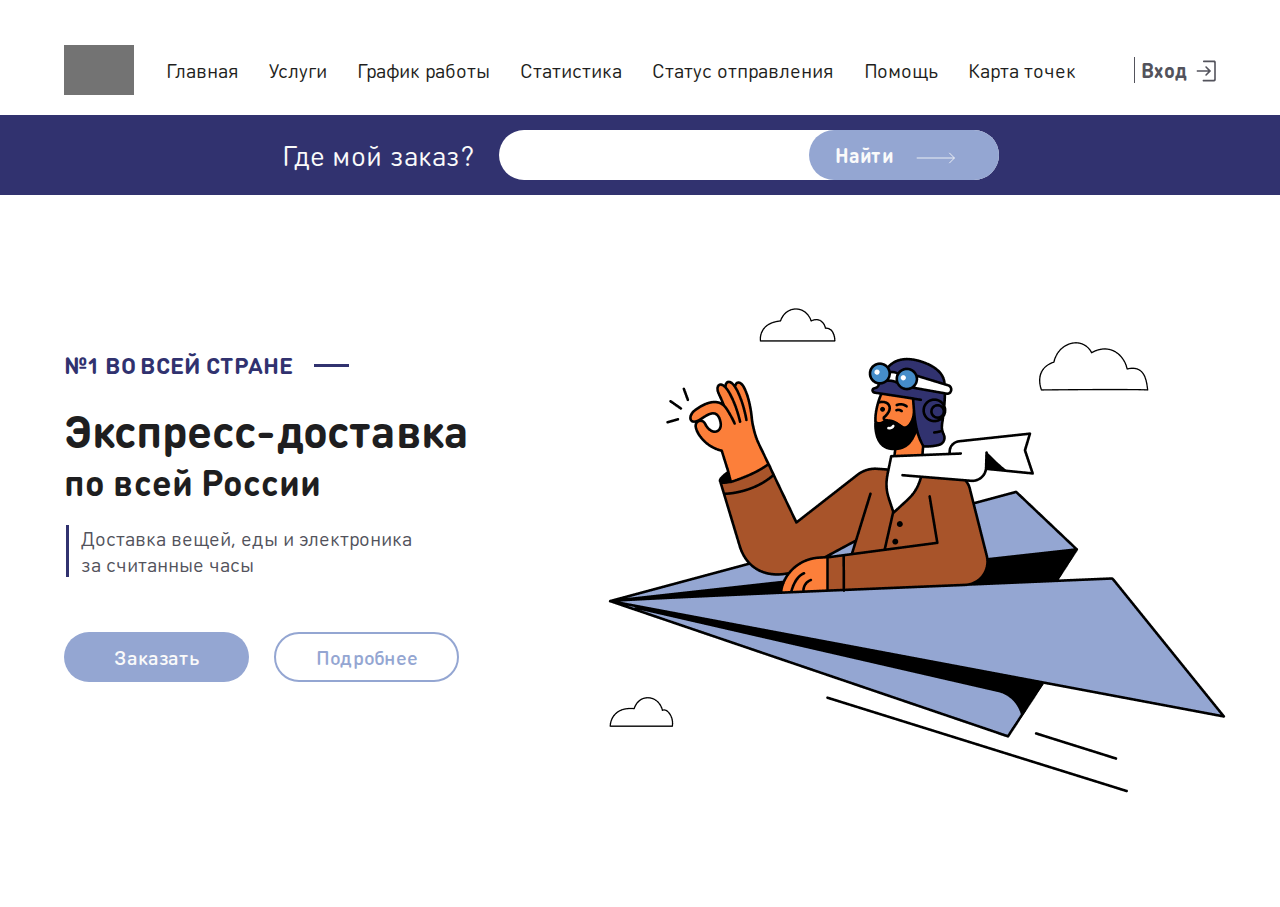
<file: index.html>
<!DOCTYPE html>
<html lang="en">
<head>
    <meta charset="UTF-8">
    <meta http-equiv="X-UA-Compatible" content="IE=edge">
    <meta name="viewport" content="width=device-width, initial-scale=1.0">
    <link rel="stylesheet" href="styles/style.css">
    <link rel="stylesheet" href="styles/DINRoundPro/DINRoundPro.css">
    <title>Document</title>
</head>
<body>
    <header class="header">
        <div class="container header__container">
            <a class="header__logotype" href="./index.html"></a>

            <nav class="nav">
                <ul class="header__list">
                    <li class="header__item"><a href="./index.html" class="header__link">Главная</a></li>
                    <li class="header__item"><a href="./send.html" class="header__link">Услуги</a></li>
                    <li class="header__item"><a href="./graph.html" class="header__link">График работы</a></li>
                    <li class="header__item"><a href="./stats.html" class="header__link">Статистика</a></li>
                    <li class="header__item"><a href="./tracking.html" class="header__link">Статус отправления</a></li>
                    <li class="header__item"><a href="./questions.html" class="header__link">Помощь</a></li>
                    <li class="header__item"><a href="./error.html" class="header__link">Карта точек</a></li>
                </ul>
            </nav>

            <button class="header__button" onclick="toggleAuthorizationMenu()">Вход</button>
            <div class="burger-header-container">
                <button class="header__burger-menu" onclick="toggleBurgerMenu()">
                    <span class="header__burger-line header__burger-top-line"></span>
                    <span class="header__burger-line header__burger-middle-line"></span>
                    <span class="header__burger-line header__burger-bottom-line"></span>
                </button>
                <header class="burger-header">
                    <nav class="burger-nav">
                        <ul class="burger-nav__list">
                            <li class="burger-nav__item"><a href="./index.html" class="header__link">Главная</a></li>
                            <li class="burger-nav__item"><a href="./send.html" class="header__link">Услуги</a></li>
                            <li class="burger-nav__item"><a href="./graph.html" class="header__link">График работы</a></li>
                            <li class="burger-nav__item"><a href="./stats.html" class="header__link">Статистика</a></li>
                            <li class="burger-nav__item"><a href="./tracking.html" class="header__link">Статус отправления</a></li>
                            <li class="burger-nav__item"><a href="./questions.html" class="header__link">Помощь</a></li>
                            <li class="burger-nav__item burger-last-nav__item"><a href="./error.html" class="header__link">Карта точек</a></li>
                        </ul>
                    </nav>

                    <button class="burger__button" onclick="toggleAuthorizationMenu()">Вход</button>
                </header>
                <div class="burger__background" onclick="toggleBurgerMenu()"></div>
            </div>
        </div>
    </header>
    <header class="under-header">
        <div class="under-header__container">
            <h3 class="under-header__title">Где мой заказ?</h3>

            <form action="post" class="under-header__form">
                <input type="text" class="under-header__input">
                <button type="submit" class="under-header__button">
                    <p class="under-header__button-text">
                        Найти
                    </p>
                    <img class="under-header__button-arrow" src="./images/under-header-button-icon.svg" alt="">
                </button>
            </form>
        </div>
    </header>

    <section  class="authorization">
        <div class="authorization__background"></div>
        <div class="authorization__wrapper">
            <div class="authorization__container">
                <button type="button" class="authorization__close-button" onclick="toggleAuthorizationMenu()">
                    <img class="authorization__close-icon" src="./images/close-icon.svg" alt="">
                </button>
                <form action="post" class="authorization__form authorization__log-in-form">
                    <div class="authorization__meanig authorization__log-in-meanig">
                        <div class="authorization__icon authorization__log-in__icon"></div>
                        <h1 class="authorization__title">Вход в аккаунт</h1>
                    </div>
                    <h3 class="authorization__input-title">Электронная почта</h3>
                    <input type="text" class="authorization__input authorization__input-login">
                    <p class="authorization__input-description">Мы отправим код для подтверждения</p>
                    <h3 class="authorization__input-title authorization__input-title-password">Пароль</h3>
                    <input type="password" class="authorization__input authorization__input-login">
                    <button class="authorization__button" type="submit">Войти в личный кабинет</button>
                    <p class="authorization__redirectText">
                        <button onclick="swichAuthorizationType()" type="button" class="authorization__redirectLink">Зарегистрируйтесь</button>, если еще не сделали этого.
                    </p>
                </form>
                <form action="post" class="authorization__form authorization__sign-up-form">
                    <div class="authorization__meanig authorization__sign-up-meanig">
                        <div class="authorization__icon authorization__sign-up__icon"></div>
                        <h1 class="authorization__title">Регистрация</h1>
                    </div>
                    <div class="authorization__phone sign-in__phone">
                        <div class="authorization__phone-code">
                            <h3 class="authorization__input-title">Код страны</h3>
                            <input type="text" class="authorization__input authorization__phone-code-input">
                        </div>
                        <div class="authorization__phone-number">
                            <h3 class="authorization__input-title">Телефон</h3>
                            <input type="text" class="authorization__input authorization__phone-number-input">
                            <p class="authorization__input-description">например, 916 123 56 777</p>
                        </div>
                    </div>
                    <h3 class="authorization__input-title sign-in-mail">Электронная почта</h3>
                    <input type="text" class="authorization__input">
                    <p class="authorization__input-description">Мы отправим код для подтверждения</p>
                    <h3 class="authorization__input-title sign-in__password">Пароль</h3>
                    <input type="password" class="authorization__input">
                    <div class="authorization__agreement">
                        <button type="button" class="authorization__agreement-button"></button>
                        <p class="authorization__agreement-text">
                            Я принимаю условия <a class="authorization__agreement-link" href="#">Пользовательского соглашения и Политики в отношении обработки персональных данных</a>
                        </p>
                    </div>
                    <button class="authorization__button" type="submit">Зарегистрироваться</button>
                    <p class="authorization__redirectText">
                        <button onclick="swichAuthorizationType()" type="button" class="authorization__redirectLink">Войдите</button>, если уже зарегистррованы.
                    </p>
                </form>
            </div>
        </div>
    </section>

    <main>
        <section class="home">
            <div class="container home__container">
                <h3 class="home__advantage">№1 во всей стране</h3>
                <h1 class="home__title">Экспресс-доставка</h1>
                <h2 class="home__subtitle">по всей России</h2>
                <p class="home__description">Доставка вещей, еды и электроника за считанные часы</p>
                <button class="home__button home__buy-button">Заказать</button>
                <button onclick="toggleHomeMoreInfo()" class="home__button home__more-button">Подробнее</button>

                <div class="home__more">
                    <div class="home__more-background"></div>
                    <div class="home__more-container-content">
                        <div class="home__more-content">
                            <button onclick="toggleHomeMoreInfo()" class="home__more-close-button" onclick="">
                                <img class="home__more-close-icon" src="./images/close-icon.svg" alt="">
                            </button>

                            <h1 class="home__more-title">О нас</h1>
                            <p class="home__more-text">
                                Мы такая то такая то почта у нас ест то-то то-то и этого нет ни у кого больше вообще да. Мы такая то такая то почта у нас ест то-то то-то и этого нет ни у кого больше вообще да. Мы такая то такая то почта у нас ест то-то то-то и этого нет ни у кого больше вообще да. Мы такая то такая то почта у нас ест то-то то-то и этого нет ни у кого больше вообще да. Мы такая то такая то почта у нас ест то-то то-то и этого нет ни у кого больше вообще да. Мы такая то такая то почта у нас ест то-то то-то и этого нет ни у кого больше вообще да. Мы такая то такая то почта у нас ест то-то то-то и этого нет ни у кого больше вообще да. Мы такая то такая то почта у нас ест то-то то-то и этого нет ни у кого больше вообще да. Мы такая то такая то почта у нас ест то-то то-то и этого нет ни у кого больше вообще да. Мы такая то такая то почта у нас ест то-то то-то и этого нет ни у кого больше вообще да. Мы такая то такая то почта у нас ест то-то то-то и этого нет ни у кого больше вообще да. Мы такая то такая то почта у нас ест то-то то-то и этого нет ни у кого больше вообще да. Мы такая то такая то почта у нас ест то-то то-то и этого нет ни у кого больше вообще да. Мы такая то такая то почта у нас ест то-то то-то и этого нет ни у кого больше вообще да. Мы такая то такая то почта у нас ест то-то то-то и этого нет ни у кого больше вообще да. Мы такая то такая то почта у нас ест то-то то-то и этого нет ни у кого больше вообще да. Мы такая то такая то почта у нас ест то-то то-то и этого нет ни у кого больше вообще да. Мы такая то такая то почта у нас ест то-то то-то и этого нет ни у кого больше вообще да. Мы такая то такая то почта у нас ест то-то то-то и этого нет ни у кого больше вообще да. Мы такая то такая то почта у нас ест то-то то-то и этого нет ни у кого больше вообще да. Мы такая то такая то почта у нас ест то-то то-то и этого нет ни у кого больше вообще да. Мы такая то такая то почта у нас ест то-то то-то и этого нет ни у кого больше вообще да. Мы такая то такая то почта у нас ест то-то то-то и этого нет ни у кого больше вообще да. Мы такая то такая то почта у нас ест то-то то-то и этого нет ни у кого больше вообще да. Мы такая то такая то почта у нас ест то-то то-то и этого нет ни у кого больше вообще да. 
                            </p>
                        </div>
                    </div>
                </div>

                <section class="general">
                    <h1 class="general__title">Общая информация об услугах в отделении</h1>
                    <h2 class="general__designaton">Во всех отделениях почты можно:</h2>
                    <ul class="general__list">
                        <li class="general__item">отправлять и получать письма, посылки, открытки;</li>
                        <li class="general__item">оформлять денежные переводы;</li>
                        <li class="general__item">покупать упаковочные материалы;</li>
                        <li class="general__item">пользоваться услугами упаковщика;</li>
                        <li class="general__item">оформлять подписку на газеты и журналы;</li>
                        <li class="general__item">получать пенсии и пособия;</li>
                        <li class="general__item">оплачивать услуги и штрафы;</li>
                        <li class="general__item">выплачивать кредиты;</li>
                        <li class="general__item">отправлять документы в вузы;</li>
                        <li class="general__item">отправлять официальные запросы в госорганы и миграционные уведомления;</li>
                        <li class="general__item">покупать марки и маркированные конверты.</li>
                    </ul>
                </section>
            </div>
        </section>

        <section class="graph home__graph">
            <div class="container graph__container">
                <h1 class="graph__title">График работы отделений</h1>

                <div class="graph__data">
                    <div class="graph__info-container">
                        <h2 class="graph__info-title mail">Почтовое отделение №3948392</h2>
                        <p class="graph__info-signature">обл Оренбургская, г. Оренбург, ул. Чкалова 11</p>
                        <h2 class="graph__info-title graph-work">График работы</h2>
                        <p class="graph__info-current-closetime">Открыто до 20:00</p>
                        <div class="graph__uls-container">
                            <div class="graph__weekend-list-container">
                                <ul class="graph__weekend-list">
                                    <li class="graph__weekend-item">
                                        <p class="graph__weekend-date">31 дек, пт</p>
                                        <p class="graph__weekend-description">выходной</p>
                                    </li>
                                    <li class="graph__weekend-item">
                                        <p class="graph__weekend-date">1 янв, сб</p>
                                        <p class="graph__weekend-description">выходной</p>
                                    </li>
                                    <li class="graph__weekend-item">
                                        <p class="graph__weekend-date">2 яснв, вс</p>
                                        <p class="graph__weekend-description">выходной</p>
                                    </li>
                                    <li class="graph__weekend-item">
                                        <p class="graph__weekend-date">7 явн, пт</p>
                                        <p class="graph__weekend-description">выходной</p>
                                    </li>
                                </ul>
                            </div>
                            
                            <ul class="graph__timetable-list">
                                <li class="graph__timetable-item">
                                    <p class="graph__timetable-name">пн-пт</p>
                                    <div class="graph__timetable-worktime">
                                        <p class="graph__timetable-date">8:00-20:00</p> 
                                        <p class="graph__timetable-break">перерыв 13:00-14:00</p>
                                    </div>
                                </li>
                                <li class="graph__timetable-item">
                                    <p class="graph__timetable-name">сб</p>
                                    <div class="graph__timetable-worktime">
                                        <p class="graph__timetable-date">8:00-18:00</p> 
                                        <p class="graph__timetable-break">перерыв 13:00-14:00</p>
                                    </div>
                                </li>
                                <li class="graph__timetable-item">
                                    <p class="graph__timetable-name">вс</p>
                                    <div class="graph__timetable-worktime">
                                        <p class="graph__timetable-date">Выходной</p> 
                                    </div>
                                </li>
                            </ul>
                        </div>
                    </div>
                    <img class="graph__map" src="./images/graph-map.png" alt="">
                </div>
            </div>
        </section>
    </main>

    <script>
        const burgerMenu = document.querySelector(".burger-header-container");

        function toggleBurgerMenu()
        {
            burgerMenu.classList.toggle("active");
        }

        const authorizationMenu = document.querySelector(".authorization");
        function toggleAuthorizationMenu()
        {
            authorizationMenu.classList.toggle("active");
        }

        function swichAuthorizationType()
        {
            authorizationMenu.classList.toggle("register");
        }


        const homeMore = document.querySelector(".home__more");
        function toggleHomeMoreInfo()
        {
            homeMore.classList.toggle("active");
        }

    </script>
</body>
</html>
</file>
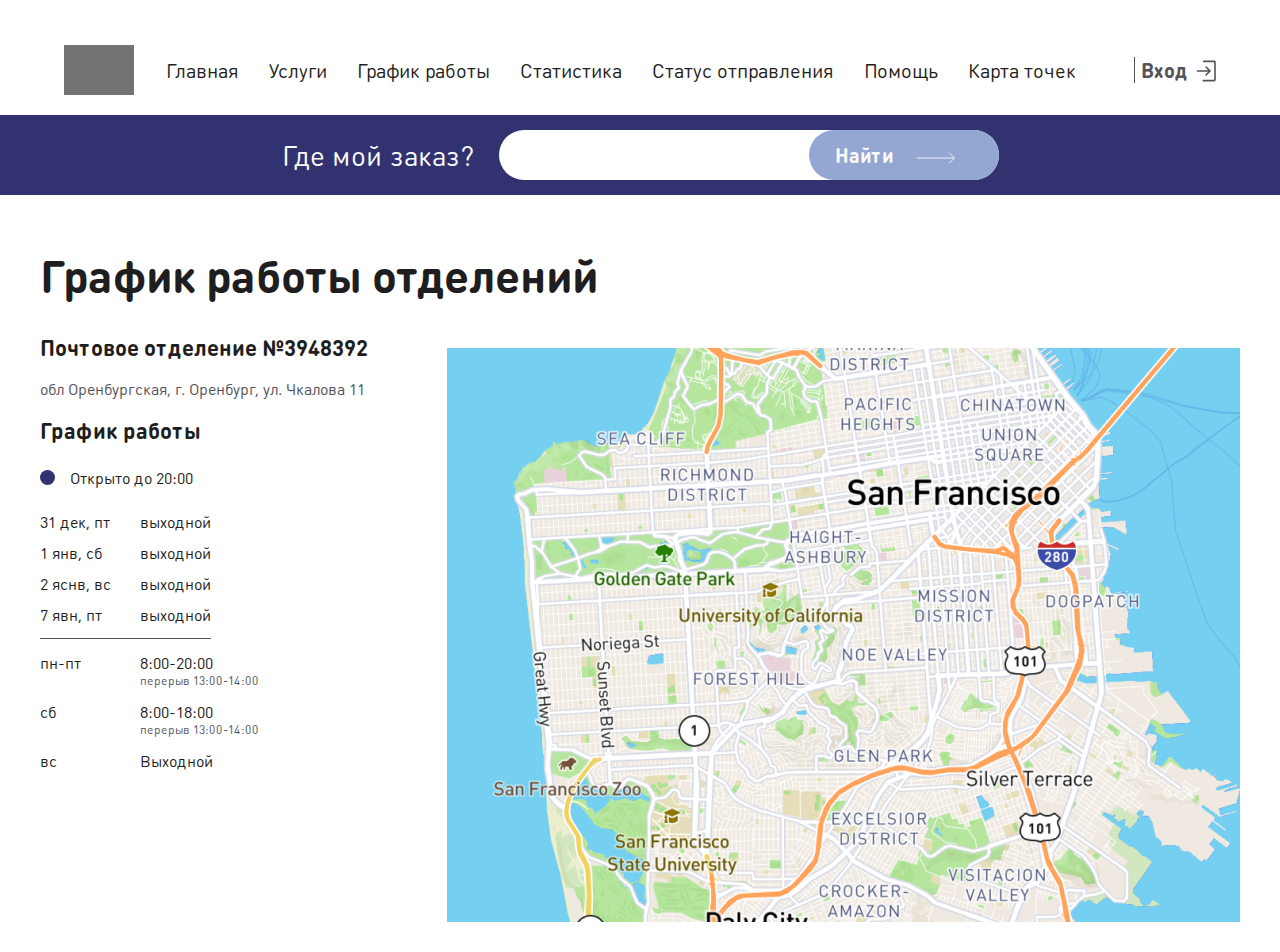
<file: graph.html>
<!DOCTYPE html>
<html lang="en">
<head>
    <meta charset="UTF-8">
    <meta http-equiv="X-UA-Compatible" content="IE=edge">
    <meta name="viewport" content="width=device-width, initial-scale=1.0">
    <link rel="stylesheet" href="styles/style.css">
    <link rel="stylesheet" href="styles/DINRoundPro/DINRoundPro.css">
    <title>Document</title>
</head>
<body>
    <header class="header">
        <div class="container header__container">
            <a class="header__logotype" href="./index.html"></a>

            <nav class="nav">
                <ul class="header__list">
                    <li class="header__item"><a href="./index.html" class="header__link">Главная</a></li>
                    <li class="header__item"><a href="./send.html" class="header__link">Услуги</a></li>
                    <li class="header__item"><a href="./graph.html" class="header__link">График работы</a></li>
                    <li class="header__item"><a href="./stats.html" class="header__link">Статистика</a></li>
                    <li class="header__item"><a href="./tracking.html" class="header__link">Статус отправления</a></li>
                    <li class="header__item"><a href="./questions.html" class="header__link">Помощь</a></li>
                    <li class="header__item"><a href="./error.html" class="header__link">Карта точек</a></li>
                </ul>
            </nav>

            <button class="header__button" onclick="toggleAuthorizationMenu()">Вход</button>
            <div class="burger-header-container">
                <button class="header__burger-menu" onclick="toggleBurgerMenu()">
                    <span class="header__burger-line header__burger-top-line"></span>
                    <span class="header__burger-line header__burger-middle-line"></span>
                    <span class="header__burger-line header__burger-bottom-line"></span>
                </button>
                <header class="burger-header">
                    <nav class="burger-nav">
                        <ul class="burger-nav__list">
                            <li class="burger-nav__item"><a href="./index.html" class="header__link">Главная</a></li>
                            <li class="burger-nav__item"><a href="./send.html" class="header__link">Услуги</a></li>
                            <li class="burger-nav__item"><a href="./graph.html" class="header__link">График работы</a></li>
                            <li class="burger-nav__item"><a href="./stats.html" class="header__link">Статистика</a></li>
                            <li class="burger-nav__item"><a href="./tracking.html" class="header__link">Статус отправления</a></li>
                            <li class="burger-nav__item"><a href="./questions.html" class="header__link">Помощь</a></li>
                            <li class="burger-nav__item burger-last-nav__item"><a href="./error.html" class="header__link">Карта точек</a></li>
                        </ul>
                    </nav>

                    <button class="burger__button" onclick="toggleAuthorizationMenu()">Вход</button>
                </header>
                <div class="burger__background" onclick="toggleBurgerMenu()"></div>
            </div>
        </div>
    </header>
    <header class="under-header">
        <div class="under-header__container">
            <h3 class="under-header__title">Где мой заказ?</h3>

            <form action="post" class="under-header__form">
                <input type="text" class="under-header__input">
                <button type="submit" class="under-header__button">
                    <p class="under-header__button-text">
                        Найти
                    </p>
                    <img class="under-header__button-arrow" src="./images/under-header-button-icon.svg" alt="">
                </button>
            </form>
        </div>
    </header>

    <section  class="authorization">
        <div class="authorization__background"></div>
        <div class="authorization__wrapper">
            <div class="authorization__container">
                <button type="button" class="authorization__close-button" onclick="toggleAuthorizationMenu()">
                    <img class="authorization__close-icon" src="./images/close-icon.svg" alt="">
                </button>
                <form action="post" class="authorization__form authorization__log-in-form">
                    <div class="authorization__meanig authorization__log-in-meanig">
                        <div class="authorization__icon authorization__log-in__icon"></div>
                        <h1 class="authorization__title">Вход в аккаунт</h1>
                    </div>
                    <h3 class="authorization__input-title">Электронная почта</h3>
                    <input type="text" class="authorization__input authorization__input-login">
                    <p class="authorization__input-description">Мы отправим код для подтверждения</p>
                    <h3 class="authorization__input-title authorization__input-title-password">Пароль</h3>
                    <input type="password" class="authorization__input authorization__input-login">
                    <button class="authorization__button" type="submit">Войти в личный кабинет</button>
                    <p class="authorization__redirectText">
                        <button onclick="swichAuthorizationType()" type="button" class="authorization__redirectLink">Зарегистрируйтесь</button>, если еще не сделали этого.
                    </p>
                </form>
                <form action="post" class="authorization__form authorization__sign-up-form">
                    <div class="authorization__meanig authorization__sign-up-meanig">
                        <div class="authorization__icon authorization__sign-up__icon"></div>
                        <h1 class="authorization__title">Регистрация</h1>
                    </div>
                    <div class="authorization__phone sign-in__phone">
                        <div class="authorization__phone-code">
                            <h3 class="authorization__input-title">Код страны</h3>
                            <input type="text" class="authorization__input authorization__phone-code-input">
                        </div>
                        <div class="authorization__phone-number">
                            <h3 class="authorization__input-title">Телефон</h3>
                            <input type="text" class="authorization__input authorization__phone-number-input">
                            <p class="authorization__input-description">например, 916 123 56 777</p>
                        </div>
                    </div>
                    <h3 class="authorization__input-title sign-in-mail">Электронная почта</h3>
                    <input type="text" class="authorization__input">
                    <p class="authorization__input-description">Мы отправим код для подтверждения</p>
                    <h3 class="authorization__input-title sign-in__password">Пароль</h3>
                    <input type="password" class="authorization__input">
                    <div class="authorization__agreement">
                        <button type="button" class="authorization__agreement-button"></button>
                        <p class="authorization__agreement-text">
                            Я принимаю условия <a class="authorization__agreement-link" href="#">Пользовательского соглашения и Политики в отношении обработки персональных данных</a>
                        </p>
                    </div>
                    <button class="authorization__button" type="submit">Зарегистрироваться</button>
                    <p class="authorization__redirectText">
                        <button onclick="swichAuthorizationType()" type="button" class="authorization__redirectLink">Войдите</button>, если уже зарегистррованы.
                    </p>
                </form>
            </div>
        </div>
    </section>
    
    
    <section class="graph">
        <div class="container graph__container">
            <h1 class="graph__title">График работы отделений</h1>

            <div class="graph__data">
                <div class="graph__info-container">
                    <h2 class="graph__info-title mail">Почтовое отделение №3948392</h2>
                    <p class="graph__info-signature">обл Оренбургская, г. Оренбург, ул. Чкалова 11</p>
                    <h2 class="graph__info-title graph-work">График работы</h2>
                    <p class="graph__info-current-closetime">Открыто до 20:00</p>
                    <div class="graph__uls-container">
                        <div class="graph__weekend-list-container">
                            <ul class="graph__weekend-list">
                                <li class="graph__weekend-item">
                                    <p class="graph__weekend-date">31 дек, пт</p>
                                    <p class="graph__weekend-description">выходной</p>
                                </li>
                                <li class="graph__weekend-item">
                                    <p class="graph__weekend-date">1 янв, сб</p>
                                    <p class="graph__weekend-description">выходной</p>
                                </li>
                                <li class="graph__weekend-item">
                                    <p class="graph__weekend-date">2 яснв, вс</p>
                                    <p class="graph__weekend-description">выходной</p>
                                </li>
                                <li class="graph__weekend-item">
                                    <p class="graph__weekend-date">7 явн, пт</p>
                                    <p class="graph__weekend-description">выходной</p>
                                </li>
                            </ul>
                        </div>
                        
                        <ul class="graph__timetable-list">
                            <li class="graph__timetable-item">
                                <p class="graph__timetable-name">пн-пт</p>
                                <div class="graph__timetable-worktime">
                                    <p class="graph__timetable-date">8:00-20:00</p> 
                                    <p class="graph__timetable-break">перерыв 13:00-14:00</p>
                                </div>
                            </li>
                            <li class="graph__timetable-item">
                                <p class="graph__timetable-name">сб</p>
                                <div class="graph__timetable-worktime">
                                    <p class="graph__timetable-date">8:00-18:00</p> 
                                    <p class="graph__timetable-break">перерыв 13:00-14:00</p>
                                </div>
                            </li>
                            <li class="graph__timetable-item">
                                <p class="graph__timetable-name">вс</p>
                                <div class="graph__timetable-worktime">
                                    <p class="graph__timetable-date">Выходной</p> 
                                </div>
                            </li>
                        </ul>
                    </div>
                </div>
                <img class="graph__map" src="./images/graph-map.png" alt="">
            </div>
        </div>
    </section>

    <script>
        const burgerMenu = document.querySelector(".burger-header-container");

        function toggleBurgerMenu()
        {
            burgerMenu.classList.toggle("active");
        }

        const authorizationMenu = document.querySelector(".authorization");
        function toggleAuthorizationMenu()
        {
            authorizationMenu.classList.toggle("active");
        }

        function swichAuthorizationType()
        {
            authorizationMenu.classList.toggle("register");
        }
    </script>
</body>
</html>
</file>
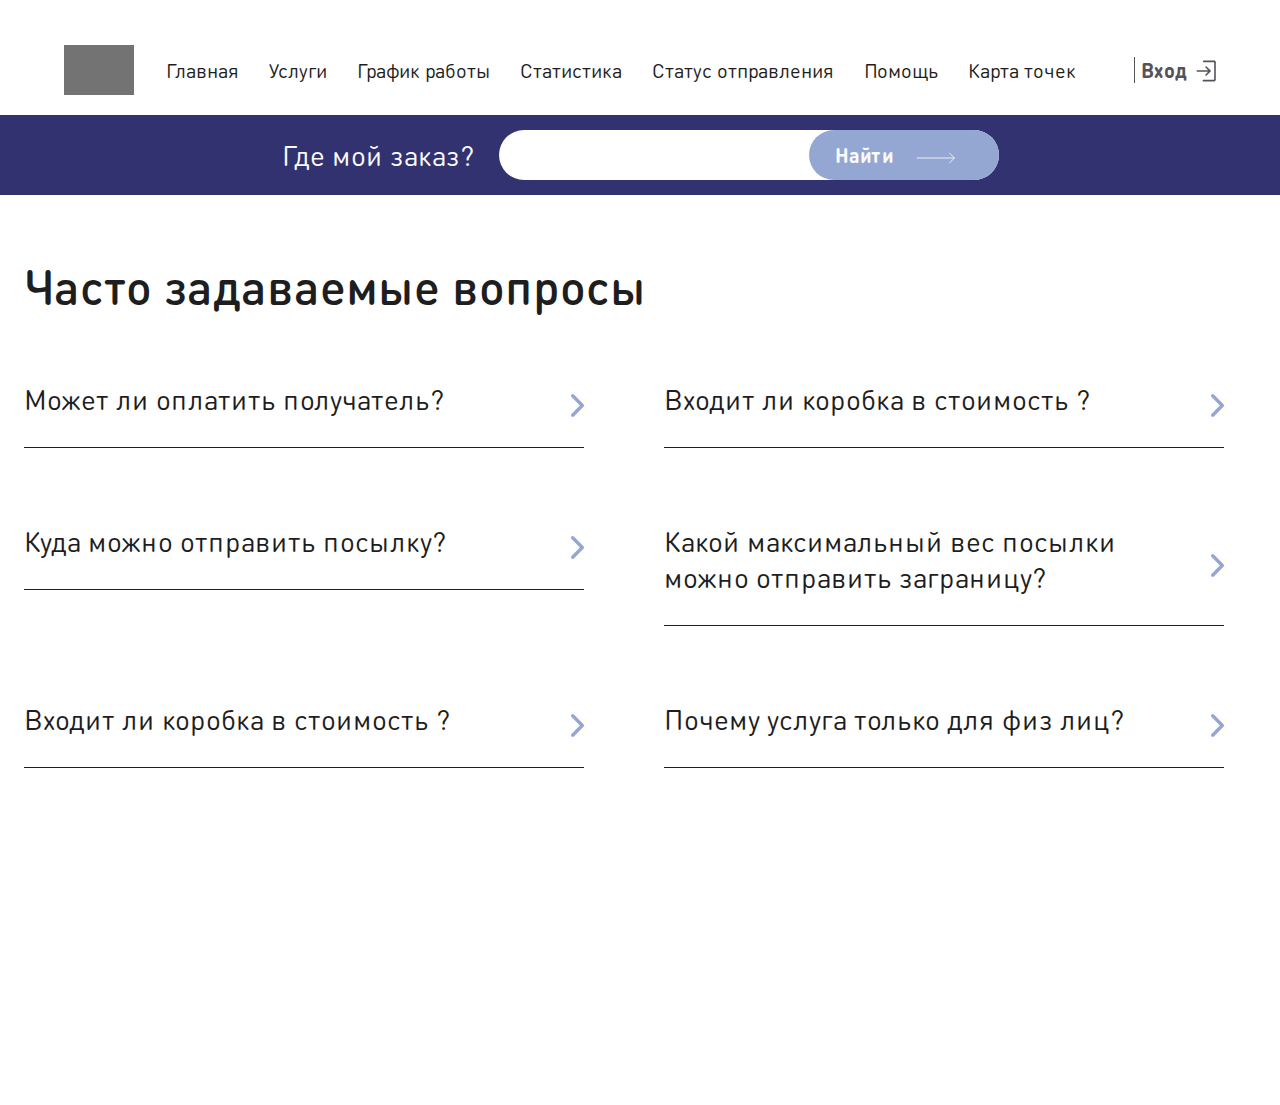
<file: questions.html>
<!DOCTYPE html>
<html lang="en">
<head>
    <meta charset="UTF-8">
    <meta http-equiv="X-UA-Compatible" content="IE=edge">
    <meta name="viewport" content="width=device-width, initial-scale=1.0">
    <link rel="stylesheet" href="styles/style.css">
    <link rel="stylesheet" href="styles/DINRoundPro/DINRoundPro.css">
    <title>Document</title>
</head>
<body>
    <header class="header">
        <div class="container header__container">
            <a class="header__logotype" href="./index.html"></a>

            <nav class="nav">
                <ul class="header__list">
                    <li class="header__item"><a href="./index.html" class="header__link">Главная</a></li>
                    <li class="header__item"><a href="./send.html" class="header__link">Услуги</a></li>
                    <li class="header__item"><a href="./graph.html" class="header__link">График работы</a></li>
                    <li class="header__item"><a href="./stats.html" class="header__link">Статистика</a></li>
                    <li class="header__item"><a href="./tracking.html" class="header__link">Статус отправления</a></li>
                    <li class="header__item"><a href="./questions.html" class="header__link">Помощь</a></li>
                    <li class="header__item"><a href="./error.html" class="header__link">Карта точек</a></li>
                </ul>
            </nav>

            <button class="header__button" onclick="toggleAuthorizationMenu()">Вход</button>
            <div class="burger-header-container">
                <button class="header__burger-menu" onclick="toggleBurgerMenu()">
                    <span class="header__burger-line header__burger-top-line"></span>
                    <span class="header__burger-line header__burger-middle-line"></span>
                    <span class="header__burger-line header__burger-bottom-line"></span>
                </button>
                <header class="burger-header">
                    <nav class="burger-nav">
                        <ul class="burger-nav__list">
                            <li class="burger-nav__item"><a href="./index.html" class="header__link">Главная</a></li>
                            <li class="burger-nav__item"><a href="./send.html" class="header__link">Услуги</a></li>
                            <li class="burger-nav__item"><a href="./graph.html" class="header__link">График работы</a></li>
                            <li class="burger-nav__item"><a href="./stats.html" class="header__link">Статистика</a></li>
                            <li class="burger-nav__item"><a href="./tracking.html" class="header__link">Статус отправления</a></li>
                            <li class="burger-nav__item"><a href="./questions.html" class="header__link">Помощь</a></li>
                            <li class="burger-nav__item burger-last-nav__item"><a href="./error.html" class="header__link">Карта точек</a></li>
                        </ul>
                    </nav>

                    <button class="burger__button" onclick="toggleAuthorizationMenu()">Вход</button>
                </header>
                <div class="burger__background" onclick="toggleBurgerMenu()"></div>
            </div>
        </div>
    </header>
    <header class="under-header">
        <div class="under-header__container">
            <h3 class="under-header__title">Где мой заказ?</h3>

            <form action="post" class="under-header__form">
                <input type="text" class="under-header__input">
                <button type="submit" class="under-header__button">
                    <p class="under-header__button-text">
                        Найти
                    </p>
                    <img class="under-header__button-arrow" src="./images/under-header-button-icon.svg" alt="">
                </button>
            </form>
        </div>
    </header>

    <section  class="authorization">
        <div class="authorization__background"></div>
        <div class="authorization__wrapper">
            <div class="authorization__container">
                <button type="button" class="authorization__close-button" onclick="toggleAuthorizationMenu()">
                    <img class="authorization__close-icon" src="./images/close-icon.svg" alt="">
                </button>
                <form action="post" class="authorization__form authorization__log-in-form">
                    <div class="authorization__meanig authorization__log-in-meanig">
                        <div class="authorization__icon authorization__log-in__icon"></div>
                        <h1 class="authorization__title">Вход в аккаунт</h1>
                    </div>
                    <h3 class="authorization__input-title">Электронная почта</h3>
                    <input type="text" class="authorization__input authorization__input-login">
                    <p class="authorization__input-description">Мы отправим код для подтверждения</p>
                    <h3 class="authorization__input-title authorization__input-title-password">Пароль</h3>
                    <input type="password" class="authorization__input authorization__input-login">
                    <button class="authorization__button" type="submit">Войти в личный кабинет</button>
                    <p class="authorization__redirectText">
                        <button onclick="swichAuthorizationType()" type="button" class="authorization__redirectLink">Зарегистрируйтесь</button>, если еще не сделали этого.
                    </p>
                </form>
                <form action="post" class="authorization__form authorization__sign-up-form">
                    <div class="authorization__meanig authorization__sign-up-meanig">
                        <div class="authorization__icon authorization__sign-up__icon"></div>
                        <h1 class="authorization__title">Регистрация</h1>
                    </div>
                    <div class="authorization__phone sign-in__phone">
                        <div class="authorization__phone-code">
                            <h3 class="authorization__input-title">Код страны</h3>
                            <input type="text" class="authorization__input authorization__phone-code-input">
                        </div>
                        <div class="authorization__phone-number">
                            <h3 class="authorization__input-title">Телефон</h3>
                            <input type="text" class="authorization__input authorization__phone-number-input">
                            <p class="authorization__input-description">например, 916 123 56 777</p>
                        </div>
                    </div>
                    <h3 class="authorization__input-title sign-in-mail">Электронная почта</h3>
                    <input type="text" class="authorization__input">
                    <p class="authorization__input-description">Мы отправим код для подтверждения</p>
                    <h3 class="authorization__input-title sign-in__password">Пароль</h3>
                    <input type="password" class="authorization__input">
                    <div class="authorization__agreement">
                        <button type="button" class="authorization__agreement-button"></button>
                        <p class="authorization__agreement-text">
                            Я принимаю условия <a class="authorization__agreement-link" href="#">Пользовательского соглашения и Политики в отношении обработки персональных данных</a>
                        </p>
                    </div>
                    <button class="authorization__button" type="submit">Зарегистрироваться</button>
                    <p class="authorization__redirectText">
                        <button onclick="swichAuthorizationType()" type="button" class="authorization__redirectLink">Войдите</button>, если уже зарегистррованы.
                    </p>
                </form>
            </div>
        </div>
    </section>
    
    
    <section class="questions">
        <div class="container questions__container">
            <h1 class="questions__title">Часто задаваемые вопросы</h1>

            <ul class="questions__list">
                <li class="questions__item">
                    <h3 class="questions__item-title">Может ли оплатить получатель?</h3>
                    <p class="questions__item-description">Да, эта функция доступна в нашем почтовом отделении. Подключить ее можно при  оформлении закака доставки</p>
                </li>
                <li class="questions__item">
                    <h3 class="questions__item-title">Входит ли коробка в стоимость ?</h3>
                    <p class="questions__item-description">Да, эта функция доступна в нашем почтовом отделении. Подключить ее можно при  оформлении закака доставки</p>
                </li>
                <li class="questions__item">
                    <h3 class="questions__item-title">Куда можно отправить посылку?</h3>
                    <p class="questions__item-description">Да, эта функция доступна в нашем почтовом отделении. Подключить ее можно при  оформлении закака доставки</p>
                </li>
                <li class="questions__item">
                    <h3 class="questions__item-title">Какой максимальный вес посылки можно отправить заграницу?</h3>
                    <p class="questions__item-description">Да, эта функция доступна в нашем почтовом отделении. Подключить ее можно при  оформлении закака доставки</p>
                </li>
                <li class="questions__item">
                    <h3 class="questions__item-title">Входит ли коробка в стоимость ?</h3>
                    <p class="questions__item-description">Да, эта функция доступна в нашем почтовом отделении. Подключить ее можно при  оформлении закака доставки</p>
                </li>
                <li class="questions__item">
                    <h3 class="questions__item-title">Почему услуга только для физ лиц?</h3>
                    <p class="questions__item-description">Да, эта функция доступна в нашем почтовом отделении. Подключить ее можно при  оформлении закака доставки</p>
                </li>
            </ul>
        </div>
    </section>

    <script>
        const items = document.querySelectorAll(".questions__item");

        items.forEach((item) => {
            item.addEventListener("click", toggleClass);
        });

        function toggleClass()
        {
            if(this.classList.toggle("questions__item-active")){
                this.children[1].style.maxHeight = this.scrollHeight + 30 + "px";
            } else{
                this.children[1].style.maxHeight = 0;
            }
        }
    </script>

    <script>
        const burgerMenu = document.querySelector(".burger-header-container");

        function toggleBurgerMenu()
        {
            burgerMenu.classList.toggle("active");
        }

        const authorizationMenu = document.querySelector(".authorization");
        function toggleAuthorizationMenu()
        {
            authorizationMenu.classList.toggle("active");
        }

        function swichAuthorizationType()
        {
            authorizationMenu.classList.toggle("register");
        }
    </script>
</body>
</html>
</file>
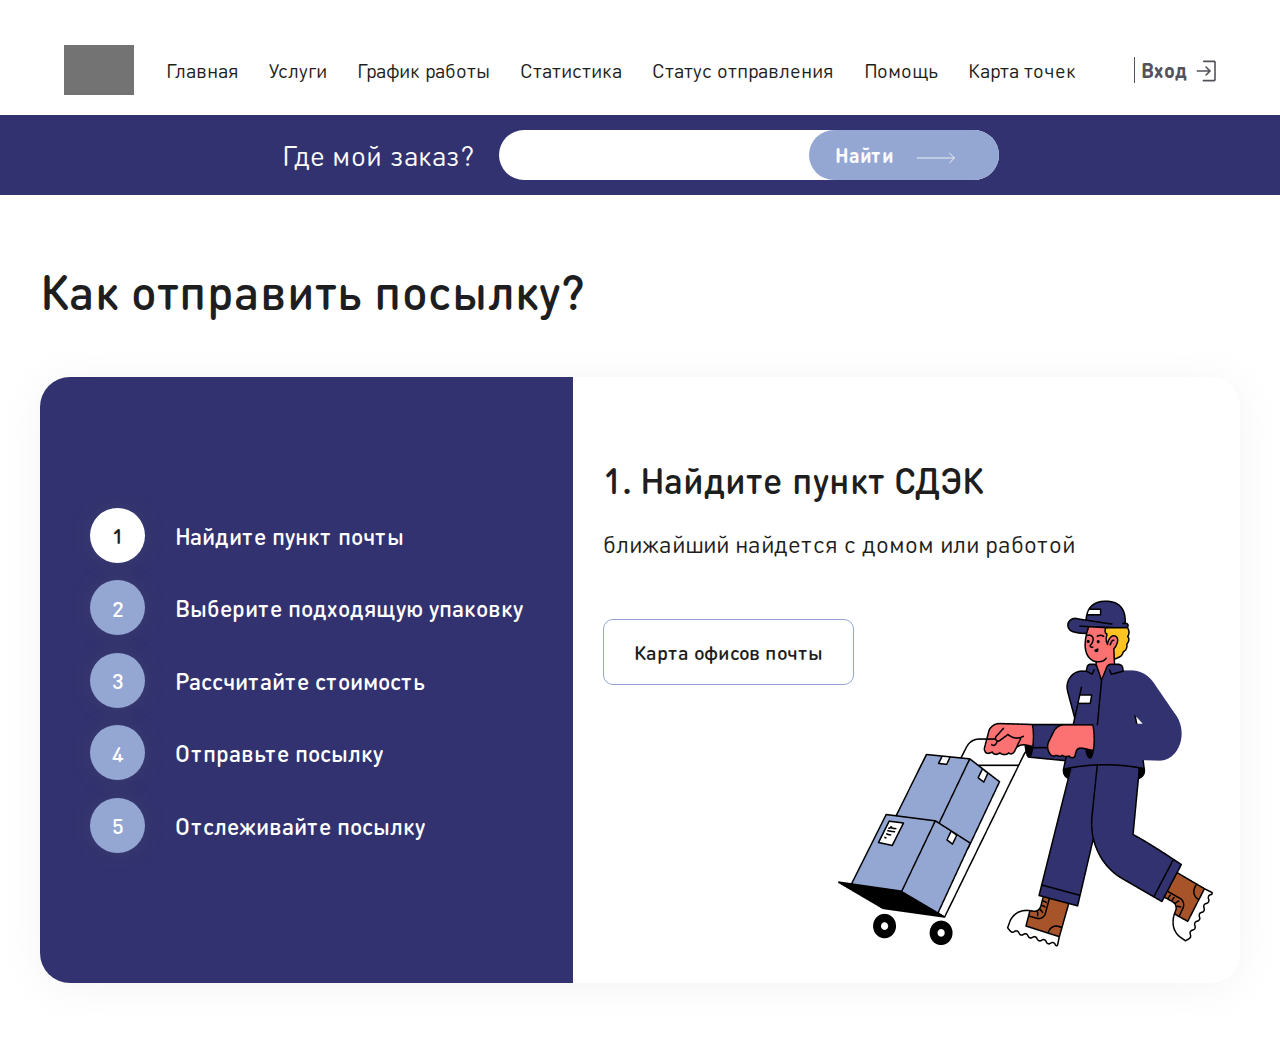
<file: send.html>
<!DOCTYPE html>
<html lang="en">
<head>
    <meta charset="UTF-8">
    <meta http-equiv="X-UA-Compatible" content="IE=edge">
    <meta name="viewport" content="width=device-width, initial-scale=1.0">
    <link rel="stylesheet" href="styles/style.css">
    <link rel="stylesheet" href="styles/DINRoundPro/DINRoundPro.css">
    <title>Document</title>
</head>
<body>
    <header class="header">
        <div class="container header__container">
            <a class="header__logotype" href="/"></a>

            <nav class="nav">
                <ul class="header__list">
                    <li class="header__item"><a href="/" class="header__link">Главная</a></li>
                    <li class="header__item"><a href="/send.html" class="header__link">Услуги</a></li>
                    <li class="header__item"><a href="/graph.html" class="header__link">График работы</a></li>
                    <li class="header__item"><a href="/stats.html" class="header__link">Статистика</a></li>
                    <li class="header__item"><a href="/tracking.html" class="header__link">Статус отправления</a></li>
                    <li class="header__item"><a href="/questions.html" class="header__link">Помощь</a></li>
                    <li class="header__item"><a href="/error.html" class="header__link">Карта точек</a></li>
                </ul>
            </nav>

            <button class="header__button" onclick="toggleAuthorizationMenu()">Вход</button>
            <div class="burger-header-container">
                <button class="header__burger-menu" onclick="toggleBurgerMenu()">
                    <span class="header__burger-line header__burger-top-line"></span>
                    <span class="header__burger-line header__burger-middle-line"></span>
                    <span class="header__burger-line header__burger-bottom-line"></span>
                </button>
                <header class="burger-header">
                    <nav class="burger-nav">
                        <ul class="burger-nav__list">
                            <li class="burger-nav__item"><a href="/" class="header__link">Главная</a></li>
                            <li class="burger-nav__item"><a href="/send.html" class="header__link">Услуги</a></li>
                            <li class="burger-nav__item"><a href="/graph.html" class="header__link">График работы</a></li>
                            <li class="burger-nav__item"><a href="/stats.html" class="header__link">Статистика</a></li>
                            <li class="burger-nav__item"><a href="/tracking.html" class="header__link">Статус отправления</a></li>
                            <li class="burger-nav__item"><a href="/questions.html" class="header__link">Помощь</a></li>
                            <li class="burger-nav__item burger-last-nav__item"><a href="/error.html" class="header__link">Карта точек</a></li>
                        </ul>
                    </nav>

                    <button class="burger__button" onclick="toggleAuthorizationMenu()">Вход</button>
                </header>
                <div class="burger__background" onclick="toggleBurgerMenu()"></div>
            </div>
        </div>
    </header>
    <header class="under-header">
        <div class="under-header__container">
            <h3 class="under-header__title">Где мой заказ?</h3>

            <form action="post" class="under-header__form">
                <input type="text" class="under-header__input">
                <button type="submit" class="under-header__button">
                    <p class="under-header__button-text">
                        Найти
                    </p>
                    <img class="under-header__button-arrow" src="./images/under-header-button-icon.svg" alt="">
                </button>
            </form>
        </div>
    </header>

    <section  class="authorization">
        <div class="authorization__background"></div>
        <div class="authorization__wrapper">
            <div class="authorization__container">
                <button type="button" class="authorization__close-button" onclick="toggleAuthorizationMenu()">
                    <img class="authorization__close-icon" src="./images/close-icon.svg" alt="">
                </button>
                <form action="post" class="authorization__form authorization__log-in-form">
                    <div class="authorization__meanig authorization__log-in-meanig">
                        <div class="authorization__icon authorization__log-in__icon"></div>
                        <h1 class="authorization__title">Вход в аккаунт</h1>
                    </div>
                    <h3 class="authorization__input-title">Электронная почта</h3>
                    <input type="text" class="authorization__input authorization__input-login">
                    <p class="authorization__input-description">Мы отправим код для подтверждения</p>
                    <h3 class="authorization__input-title authorization__input-title-password">Пароль</h3>
                    <input type="password" class="authorization__input authorization__input-login">
                    <button class="authorization__button" type="submit">Войти в личный кабинет</button>
                    <p class="authorization__redirectText">
                        <button onclick="swichAuthorizationType()" type="button" class="authorization__redirectLink">Зарегистрируйтесь</button>, если еще не сделали этого.
                    </p>
                </form>
                <form action="post" class="authorization__form authorization__sign-up-form">
                    <div class="authorization__meanig authorization__sign-up-meanig">
                        <div class="authorization__icon authorization__sign-up__icon"></div>
                        <h1 class="authorization__title">Регистрация</h1>
                    </div>
                    <div class="authorization__phone sign-in__phone">
                        <div class="authorization__phone-code">
                            <h3 class="authorization__input-title">Код страны</h3>
                            <input type="text" class="authorization__input authorization__phone-code-input">
                        </div>
                        <div class="authorization__phone-number">
                            <h3 class="authorization__input-title">Телефон</h3>
                            <input type="text" class="authorization__input authorization__phone-number-input">
                            <p class="authorization__input-description">например, 916 123 56 777</p>
                        </div>
                    </div>
                    <h3 class="authorization__input-title sign-in-mail">Электронная почта</h3>
                    <input type="text" class="authorization__input">
                    <p class="authorization__input-description">Мы отправим код для подтверждения</p>
                    <h3 class="authorization__input-title sign-in__password">Пароль</h3>
                    <input type="password" class="authorization__input">
                    <div class="authorization__agreement">
                        <button type="button" class="authorization__agreement-button"></button>
                        <p class="authorization__agreement-text">
                            Я принимаю условия <a class="authorization__agreement-link" href="#">Пользовательского соглашения и Политики в отношении обработки персональных данных</a>
                        </p>
                    </div>
                    <button class="authorization__button" type="submit">Зарегистрироваться</button>
                    <p class="authorization__redirectText">
                        <button onclick="swichAuthorizationType()" type="button" class="authorization__redirectLink">Войдите</button>, если уже зарегистррованы.
                    </p>
                </form>
            </div>
        </div>
    </section>
    
    
    <section class="instruction">
        <div class="container instruction__container">
            <h1 class="instruction__title">Как отправить посылку?</h1>
            <div class="instruction__slider">
                <div class="instruction__fixed-side">
                    <ul class="instruction__list">
                        <li class="instruction__item instruction__item-active">
                            <button class="instruction__item-button" onclick="toggleActiveSlide(this)">1</button>
                            <p class="instruction__item-text">Найдите пункт почты</p>
                        </li>
                        <li class="instruction__item">
                            <button class="instruction__item-button" onclick="toggleActiveSlide(this)">2</button>
                            <p class="instruction__item-text">Выберите подходящую упаковку</p>
                        </li>
                        <li class="instruction__item">
                            <button class="instruction__item-button" onclick="toggleActiveSlide(this)">3</button>
                            <p class="instruction__item-text">Рассчитайте стоимость</p>
                        </li>
                        <li class="instruction__item">
                            <button class="instruction__item-button" onclick="toggleActiveSlide(this)">4</button>
                            <p class="instruction__item-text">Отправьте посылку</p>
                        </li>
                        <li class="instruction__item">
                            <button class="instruction__item-button" onclick="toggleActiveSlide(this)">5</button>
                            <p class="instruction__item-text">Отслеживайте посылку</p>
                        </li>
                    </ul>
                </div>

                <div class="instruction__replaceable-side">
                    <ul class="instruction__replaceable-side-list">
                        <li class="instruction__replaceable-side-item active">
                            <h1 class="instruction__slider-title">1. Найдите пункт СДЭК</h1>
                            <h3 class="instruction__slider-subtitle">ближайший найдется с домом или работой</h1>
                            <a href="/error.html" alt="" class="instruction__slider-button">Карта офисов почты</a>
                        </li>
                        <li class="instruction__replaceable-side-item">
                            <h1 class="instruction__slider-title">2. Выберите подходящую упаковку</h1>
                            <h3 class="instruction__slider-subtitle">Мини описание</h1>
                            <button class="instruction__slider-button">Кнопка</button>
                        </li>
                        <li class="instruction__replaceable-side-item">
                            <h1 class="instruction__slider-title">3. Рассчитайте стоимость</h1>
                            <h3 class="instruction__slider-subtitle">Мини описание</h1>
                            <button class="instruction__slider-button">Кнопка</button>
                        </li>
                        <li class="instruction__replaceable-side-item">
                            <h1 class="instruction__slider-title">4. Отправьте посылку</h1>
                            <h3 class="instruction__slider-subtitle">Мини описание</h1>
                            <button class="instruction__slider-button">Кнопка</button>
                        </li>
                        <li class="instruction__replaceable-side-item">
                            <h1 class="instruction__slider-title">5. Отслеживайте посылку</h1>
                            <h3 class="instruction__slider-subtitle">Мини описание</h1>
                            <button class="instruction__slider-button">Кнопка</button>
                        </li>
                    </ul>
                </div>
            </div>
        </div>
    </section>

    <script>
        const burgerMenu = document.querySelector(".burger-header-container");

        function toggleBurgerMenu()
        {
            burgerMenu.classList.toggle("active");
        }

        const authorizationMenu = document.querySelector(".authorization");
        function toggleAuthorizationMenu()
        {
            authorizationMenu.classList.toggle("active");
        }

        function swichAuthorizationType()
        {
            authorizationMenu.classList.toggle("register");
        }


        const items = document.querySelectorAll(".instruction__item");
        function toggleActiveSlide(element)
        {
            for(let i = 0; i < items.length; i++)
            {
                items.item(i).classList.remove("instruction__item-active");

                if(Number(element.innerHTML) - 1 === i)
                {
                    items.item(i).classList.add("instruction__item-active");
                    toggleActiveSlideInfo(i);
                }
            }
        }


        const slides = document.querySelectorAll(".instruction__replaceable-side-item");
        function toggleActiveSlideInfo(number)
        {
            console.log("Привет");
            for(let i = 0; i < slides.length; i++)
            {
                slides.item(i).classList.remove("active");
            }

            slides.item(number).classList.add("active");
        }
    </script>
</body>
</html>
</file>
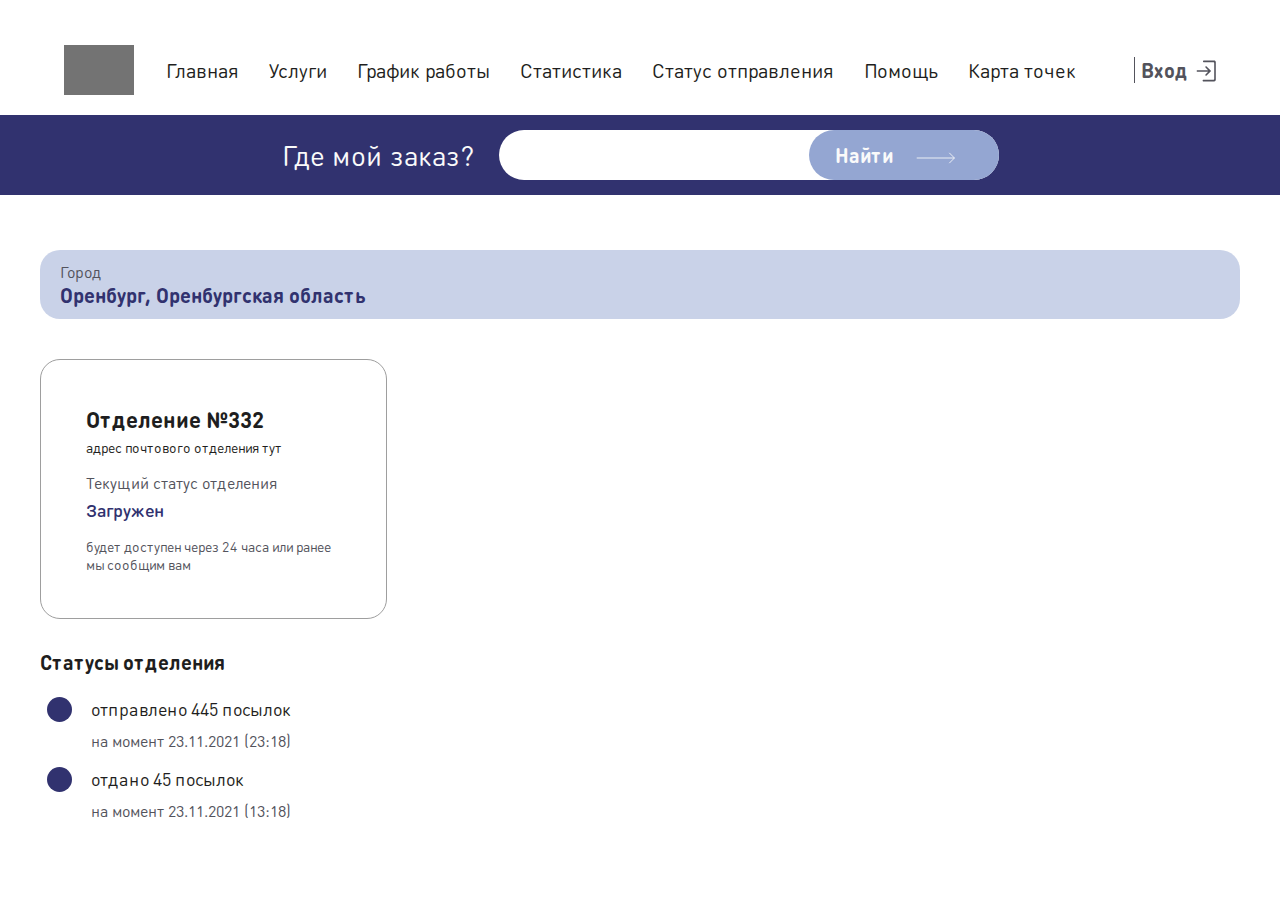
<file: stats-block.html>
<!DOCTYPE html>
<html lang="en">
<head>
    <meta charset="UTF-8">
    <meta http-equiv="X-UA-Compatible" content="IE=edge">
    <meta name="viewport" content="width=device-width, initial-scale=1.0">
    <link rel="stylesheet" href="styles/style.css">
    <link rel="stylesheet" href="styles/DINRoundPro/DINRoundPro.css">
    <title>Document</title>
</head>
<body>
    <header class="header">
        <div class="container header__container">
            <a class="header__logotype" href="./index.html"></a>

            <nav class="nav">
                <ul class="header__list">
                    <li class="header__item"><a href="./index.html" class="header__link">Главная</a></li>
                    <li class="header__item"><a href="./send.html" class="header__link">Услуги</a></li>
                    <li class="header__item"><a href="./graph.html" class="header__link">График работы</a></li>
                    <li class="header__item"><a href="./stats.html" class="header__link">Статистика</a></li>
                    <li class="header__item"><a href="./tracking.html" class="header__link">Статус отправления</a></li>
                    <li class="header__item"><a href="./questions.html" class="header__link">Помощь</a></li>
                    <li class="header__item"><a href="./error.html" class="header__link">Карта точек</a></li>
                </ul>
            </nav>

            <button class="header__button" onclick="toggleAuthorizationMenu()">Вход</button>
            <div class="burger-header-container">
                <button class="header__burger-menu" onclick="toggleBurgerMenu()">
                    <span class="header__burger-line header__burger-top-line"></span>
                    <span class="header__burger-line header__burger-middle-line"></span>
                    <span class="header__burger-line header__burger-bottom-line"></span>
                </button>
                <header class="burger-header">
                    <nav class="burger-nav">
                        <ul class="burger-nav__list">
                            <li class="burger-nav__item"><a href="./index.html" class="header__link">Главная</a></li>
                            <li class="burger-nav__item"><a href="./send.html" class="header__link">Услуги</a></li>
                            <li class="burger-nav__item"><a href="./graph.html" class="header__link">График работы</a></li>
                            <li class="burger-nav__item"><a href="./stats.html" class="header__link">Статистика</a></li>
                            <li class="burger-nav__item"><a href="./tracking.html" class="header__link">Статус отправления</a></li>
                            <li class="burger-nav__item"><a href="./questions.html" class="header__link">Помощь</a></li>
                            <li class="burger-nav__item burger-last-nav__item"><a href="./error.html" class="header__link">Карта точек</a></li>
                        </ul>
                    </nav>

                    <button class="burger__button" onclick="toggleAuthorizationMenu()">Вход</button>
                </header>
                <div class="burger__background" onclick="toggleBurgerMenu()"></div>
            </div>
        </div>
    </header>
    <header class="under-header">
        <div class="under-header__container">
            <h3 class="under-header__title">Где мой заказ?</h3>

            <form action="post" class="under-header__form">
                <input type="text" class="under-header__input">
                <button type="submit" class="under-header__button">
                    <p class="under-header__button-text">
                        Найти
                    </p>
                    <img class="under-header__button-arrow" src="./images/under-header-button-icon.svg" alt="">
                </button>
            </form>
        </div>
    </header>

    <section  class="authorization">
        <div class="authorization__background"></div>
        <div class="authorization__wrapper">
            <div class="authorization__container">
                <button type="button" class="authorization__close-button" onclick="toggleAuthorizationMenu()">
                    <img class="authorization__close-icon" src="./images/close-icon.svg" alt="">
                </button>
                <form action="post" class="authorization__form authorization__log-in-form">
                    <div class="authorization__meanig authorization__log-in-meanig">
                        <div class="authorization__icon authorization__log-in__icon"></div>
                        <h1 class="authorization__title">Вход в аккаунт</h1>
                    </div>
                    <h3 class="authorization__input-title">Электронная почта</h3>
                    <input type="text" class="authorization__input authorization__input-login">
                    <p class="authorization__input-description">Мы отправим код для подтверждения</p>
                    <h3 class="authorization__input-title authorization__input-title-password">Пароль</h3>
                    <input type="password" class="authorization__input authorization__input-login">
                    <button class="authorization__button" type="submit">Войти в личный кабинет</button>
                    <p class="authorization__redirectText">
                        <button onclick="swichAuthorizationType()" type="button" class="authorization__redirectLink">Зарегистрируйтесь</button>, если еще не сделали этого.
                    </p>
                </form>
                <form action="post" class="authorization__form authorization__sign-up-form">
                    <div class="authorization__meanig authorization__sign-up-meanig">
                        <div class="authorization__icon authorization__sign-up__icon"></div>
                        <h1 class="authorization__title">Регистрация</h1>
                    </div>
                    <div class="authorization__phone sign-in__phone">
                        <div class="authorization__phone-code">
                            <h3 class="authorization__input-title">Код страны</h3>
                            <input type="text" class="authorization__input authorization__phone-code-input">
                        </div>
                        <div class="authorization__phone-number">
                            <h3 class="authorization__input-title">Телефон</h3>
                            <input type="text" class="authorization__input authorization__phone-number-input">
                            <p class="authorization__input-description">например, 916 123 56 777</p>
                        </div>
                    </div>
                    <h3 class="authorization__input-title sign-in-mail">Электронная почта</h3>
                    <input type="text" class="authorization__input">
                    <p class="authorization__input-description">Мы отправим код для подтверждения</p>
                    <h3 class="authorization__input-title sign-in__password">Пароль</h3>
                    <input type="password" class="authorization__input">
                    <div class="authorization__agreement">
                        <button type="button" class="authorization__agreement-button"></button>
                        <p class="authorization__agreement-text">
                            Я принимаю условия <a class="authorization__agreement-link" href="#">Пользовательского соглашения и Политики в отношении обработки персональных данных</a>
                        </p>
                    </div>
                    <button class="authorization__button" type="submit">Зарегистрироваться</button>
                    <p class="authorization__redirectText">
                        <button onclick="swichAuthorizationType()" type="button" class="authorization__redirectLink">Войдите</button>, если уже зарегистррованы.
                    </p>
                </form>
            </div>
        </div>
    </section>
    
    
    <section class="stats-block">
        <div class="container stats__container">
            <div class="stats__city">
                <p class="stats__city-designation">Город</p>
                <p class="stats__city-text">Оренбург, Оренбургская область</p>
            </div>

            <ul class="stats__department-list">
                <li class="stats__department-item">
                    <div class="stats__department-short-info">
                        <h2 class="stats__department-title">Отделение №332</h2>
                        <p class="stats__department-adress">адрес почтового отделения тут</p>
                        <p class="stats__department-status-designation">Текущий статус отделения</p>
                        <p class="stats__department-status">Загружен</p>
                        <p class="stats__department-get-adress">будет доступен через 24 часа или ранее
                            мы сообщим вам</p>
                    </div>
                    <h2 class="stats__departament-statuses-designation">Статусы отделения</h2>
                    <ul class="stats__departament-statuses-list">
                        <li class="departament-statuses-item departament-send-statuses-item">
                            <div class="departament-statuses-icon"></div>
                            <div class="departament-statuses-container">
                                <p class="departament-statuses-amount">отправлено 445 посылок</p>
                                <p class="departament-statuses-date">на момент 23.11.2021 (23:18)</p>
                            </div>
                        </li>
                        <li class="departament-statuses-item">
                            <div class="departament-statuses-icon"></div>
                            <div class="departament-statuses-container">
                                <p class="departament-statuses-amount">отдано 45 посылок </p>
                                <p class="departament-statuses-date">на момент 23.11.2021 (13:18)</p>
                            </div>
                        </li>
                    </ul>
                </li>
            </ul>
        </div>
    </section>

    <script>
        const burgerMenu = document.querySelector(".burger-header-container");

        function toggleBurgerMenu()
        {
            burgerMenu.classList.toggle("active");
        }

        const authorizationMenu = document.querySelector(".authorization");
        function toggleAuthorizationMenu()
        {
            authorizationMenu.classList.toggle("active");
        }

        function swichAuthorizationType()
        {
            authorizationMenu.classList.toggle("register");
        }
    </script>
</body>
</html>
</file>
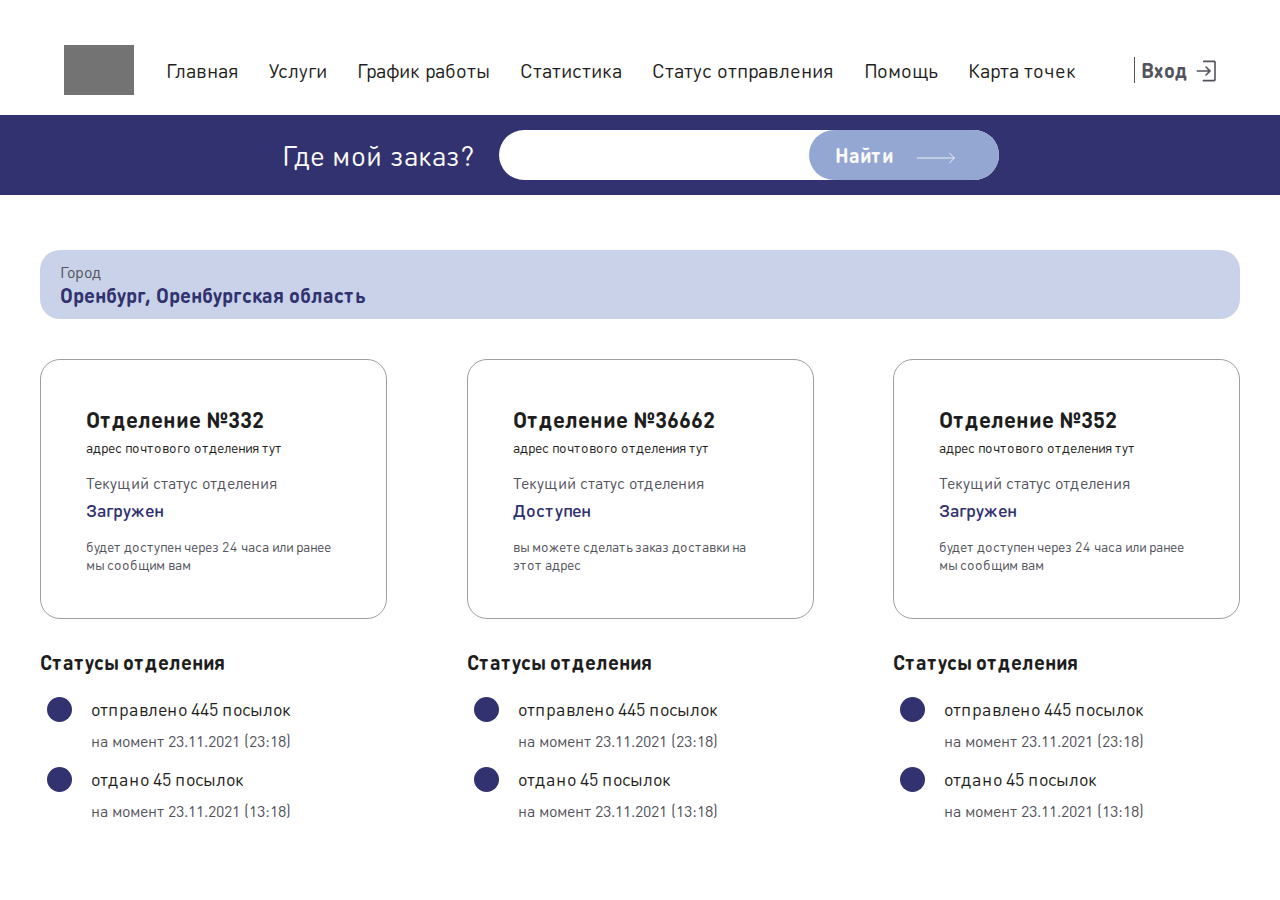
<file: stats.html>
<!DOCTYPE html>
<html lang="en">
<head>
    <meta charset="UTF-8">
    <meta http-equiv="X-UA-Compatible" content="IE=edge">
    <meta name="viewport" content="width=device-width, initial-scale=1.0">
    <link rel="stylesheet" href="styles/style.css">
    <link rel="stylesheet" href="styles/DINRoundPro/DINRoundPro.css">
    <title>Document</title>
</head>
<body>
    <header class="header">
        <div class="container header__container">
            <a class="header__logotype" href="./index.html"></a>

            <nav class="nav">
                <ul class="header__list">
                    <li class="header__item"><a href="./index.html" class="header__link">Главная</a></li>
                    <li class="header__item"><a href="./send.html" class="header__link">Услуги</a></li>
                    <li class="header__item"><a href="./graph.html" class="header__link">График работы</a></li>
                    <li class="header__item"><a href="./stats.html" class="header__link">Статистика</a></li>
                    <li class="header__item"><a href="./tracking.html" class="header__link">Статус отправления</a></li>
                    <li class="header__item"><a href="./questions.html" class="header__link">Помощь</a></li>
                    <li class="header__item"><a href="./error.html" class="header__link">Карта точек</a></li>
                </ul>
            </nav>

            <button class="header__button" onclick="toggleAuthorizationMenu()">Вход</button>
            <div class="burger-header-container">
                <button class="header__burger-menu" onclick="toggleBurgerMenu()">
                    <span class="header__burger-line header__burger-top-line"></span>
                    <span class="header__burger-line header__burger-middle-line"></span>
                    <span class="header__burger-line header__burger-bottom-line"></span>
                </button>
                <header class="burger-header">
                    <nav class="burger-nav">
                        <ul class="burger-nav__list">
                            <li class="burger-nav__item"><a href="./index.html" class="header__link">Главная</a></li>
                            <li class="burger-nav__item"><a href="./send.html" class="header__link">Услуги</a></li>
                            <li class="burger-nav__item"><a href="./graph.html" class="header__link">График работы</a></li>
                            <li class="burger-nav__item"><a href="./stats.html" class="header__link">Статистика</a></li>
                            <li class="burger-nav__item"><a href="./tracking.html" class="header__link">Статус отправления</a></li>
                            <li class="burger-nav__item"><a href="./questions.html" class="header__link">Помощь</a></li>
                            <li class="burger-nav__item burger-last-nav__item"><a href="./error.html" class="header__link">Карта точек</a></li>
                        </ul>
                    </nav>

                    <button class="burger__button" onclick="toggleAuthorizationMenu()">Вход</button>
                </header>
                <div class="burger__background" onclick="toggleBurgerMenu()"></div>
            </div>
        </div>
    </header>
    <header class="under-header">
        <div class="under-header__container">
            <h3 class="under-header__title">Где мой заказ?</h3>

            <form action="post" class="under-header__form">
                <input type="text" class="under-header__input">
                <button type="submit" class="under-header__button">
                    <p class="under-header__button-text">
                        Найти
                    </p>
                    <img class="under-header__button-arrow" src="./images/under-header-button-icon.svg" alt="">
                </button>
            </form>
        </div>
    </header>

    <section  class="authorization">
        <div class="authorization__background"></div>
        <div class="authorization__wrapper">
            <div class="authorization__container">
                <button type="button" class="authorization__close-button" onclick="toggleAuthorizationMenu()">
                    <img class="authorization__close-icon" src="./images/close-icon.svg" alt="">
                </button>
                <form action="post" class="authorization__form authorization__log-in-form">
                    <div class="authorization__meanig authorization__log-in-meanig">
                        <div class="authorization__icon authorization__log-in__icon"></div>
                        <h1 class="authorization__title">Вход в аккаунт</h1>
                    </div>
                    <h3 class="authorization__input-title">Электронная почта</h3>
                    <input type="text" class="authorization__input authorization__input-login">
                    <p class="authorization__input-description">Мы отправим код для подтверждения</p>
                    <h3 class="authorization__input-title authorization__input-title-password">Пароль</h3>
                    <input type="password" class="authorization__input authorization__input-login">
                    <button class="authorization__button" type="submit">Войти в личный кабинет</button>
                    <p class="authorization__redirectText">
                        <button onclick="swichAuthorizationType()" type="button" class="authorization__redirectLink">Зарегистрируйтесь</button>, если еще не сделали этого.
                    </p>
                </form>
                <form action="post" class="authorization__form authorization__sign-up-form">
                    <div class="authorization__meanig authorization__sign-up-meanig">
                        <div class="authorization__icon authorization__sign-up__icon"></div>
                        <h1 class="authorization__title">Регистрация</h1>
                    </div>
                    <div class="authorization__phone sign-in__phone">
                        <div class="authorization__phone-code">
                            <h3 class="authorization__input-title">Код страны</h3>
                            <input type="text" class="authorization__input authorization__phone-code-input">
                        </div>
                        <div class="authorization__phone-number">
                            <h3 class="authorization__input-title">Телефон</h3>
                            <input type="text" class="authorization__input authorization__phone-number-input">
                            <p class="authorization__input-description">например, 916 123 56 777</p>
                        </div>
                    </div>
                    <h3 class="authorization__input-title sign-in-mail">Электронная почта</h3>
                    <input type="text" class="authorization__input">
                    <p class="authorization__input-description">Мы отправим код для подтверждения</p>
                    <h3 class="authorization__input-title sign-in__password">Пароль</h3>
                    <input type="password" class="authorization__input">
                    <div class="authorization__agreement">
                        <button type="button" class="authorization__agreement-button"></button>
                        <p class="authorization__agreement-text">
                            Я принимаю условия <a class="authorization__agreement-link" href="#">Пользовательского соглашения и Политики в отношении обработки персональных данных</a>
                        </p>
                    </div>
                    <button class="authorization__button" type="submit">Зарегистрироваться</button>
                    <p class="authorization__redirectText">
                        <button onclick="swichAuthorizationType()" type="button" class="authorization__redirectLink">Войдите</button>, если уже зарегистррованы.
                    </p>
                </form>
            </div>
        </div>
    </section>
    
    
    <section class="stats">
        <div class="container stats__container">
            <div class="stats__city">
                <p class="stats__city-designation">Город</p>
                <p class="stats__city-text">Оренбург, Оренбургская область</p>
            </div>

            <ul class="stats__department-list">
                <li class="stats__department-item">
                    <a class="stats__department-short-info" href="./stats-block.html">
                        <h2 class="stats__department-title">Отделение №332</h2>
                        <p class="stats__department-adress">адрес почтового отделения тут</p>
                        <p class="stats__department-status-designation">Текущий статус отделения</p>
                        <p class="stats__department-status">Загружен</p>
                        <p class="stats__department-get-adress">будет доступен через 24 часа или ранее
                            мы сообщим вам</p>
                    </a>
                    <h2 class="stats__departament-statuses-designation">Статусы отделения</h2>
                    <ul class="stats__departament-statuses-list">
                        <li class="departament-statuses-item departament-send-statuses-item">
                            <div class="departament-statuses-icon"></div>
                            <div class="departament-statuses-container">
                                <p class="departament-statuses-amount">отправлено 445 посылок</p>
                                <p class="departament-statuses-date">на момент 23.11.2021 (23:18)</p>
                            </div>
                        </li>
                        <li class="departament-statuses-item">
                            <div class="departament-statuses-icon"></div>
                            <div class="departament-statuses-container">
                                <p class="departament-statuses-amount">отдано 45 посылок </p>
                                <p class="departament-statuses-date">на момент 23.11.2021 (13:18)</p>
                            </div>
                        </li>
                    </ul>
                </li>
                <li class="stats__department-item stats__department-center-item">
                    <a class="stats__department-short-info" href="./stats-block.html">
                        <h2 class="stats__department-title">Отделение №36662</h2>
                        <p class="stats__department-adress">адрес почтового отделения тут</p>
                        <p class="stats__department-status-designation">Текущий статус отделения</p>
                        <p class="stats__department-status">Доступен</p>
                        <p class="stats__department-get-adress">вы можете сделать заказ доставки на этот адрес</p>
                    </a>
                    <h2 class="stats__departament-statuses-designation">Статусы отделения</h2>
                    <ul class="stats__departament-statuses-list">
                        <li class="departament-statuses-item departament-send-statuses-item">
                            <div class="departament-statuses-icon"></div>
                            <div class="departament-statuses-container">
                                <p class="departament-statuses-amount">отправлено 445 посылок</p>
                                <p class="departament-statuses-date">на момент 23.11.2021 (23:18)</p>
                            </div>
                        </li>
                        <li class="departament-statuses-item">
                            <div class="departament-statuses-icon"></div>
                            <div class="departament-statuses-container">
                                <p class="departament-statuses-amount">отдано 45 посылок </p>
                                <p class="departament-statuses-date">на момент 23.11.2021 (13:18)</p>
                            </div>
                        </li>
                    </ul>
                </li>
                <li class="stats__department-item">
                    <a class="stats__department-short-info" href="./stats-block.html">
                        <h2 class="stats__department-title">Отделение №352</h2>
                        <p class="stats__department-adress">адрес почтового отделения тут</p>
                        <p class="stats__department-status-designation">Текущий статус отделения</p>
                        <p class="stats__department-status">Загружен</p>
                        <p class="stats__department-get-adress">будет доступен через 24 часа или ранее
                            мы сообщим вам</p>
                    </a>
                    <h2 class="stats__departament-statuses-designation">Статусы отделения</h2>
                    <ul class="stats__departament-statuses-list">
                        <li class="departament-statuses-item departament-send-statuses-item">
                            <div class="departament-statuses-icon"></div>
                            <div class="departament-statuses-container">
                                <p class="departament-statuses-amount">отправлено 445 посылок</p>
                                <p class="departament-statuses-date">на момент 23.11.2021 (23:18)</p>
                            </div>
                        </li>
                        <li class="departament-statuses-item">
                            <div class="departament-statuses-icon"></div>
                            <div class="departament-statuses-container">
                                <p class="departament-statuses-amount">отдано 45 посылок </p>
                                <p class="departament-statuses-date">на момент 23.11.2021 (13:18)</p>
                            </div>
                        </li>
                    </ul>
                </li>
            </ul>
        </div>
    </section>

    <script>
        const burgerMenu = document.querySelector(".burger-header-container");

        function toggleBurgerMenu()
        {
            burgerMenu.classList.toggle("active");
        }

        const authorizationMenu = document.querySelector(".authorization");
        function toggleAuthorizationMenu()
        {
            authorizationMenu.classList.toggle("active");
        }

        function swichAuthorizationType()
        {
            authorizationMenu.classList.toggle("register");
        }
    </script>
</body>
</html>
</file>
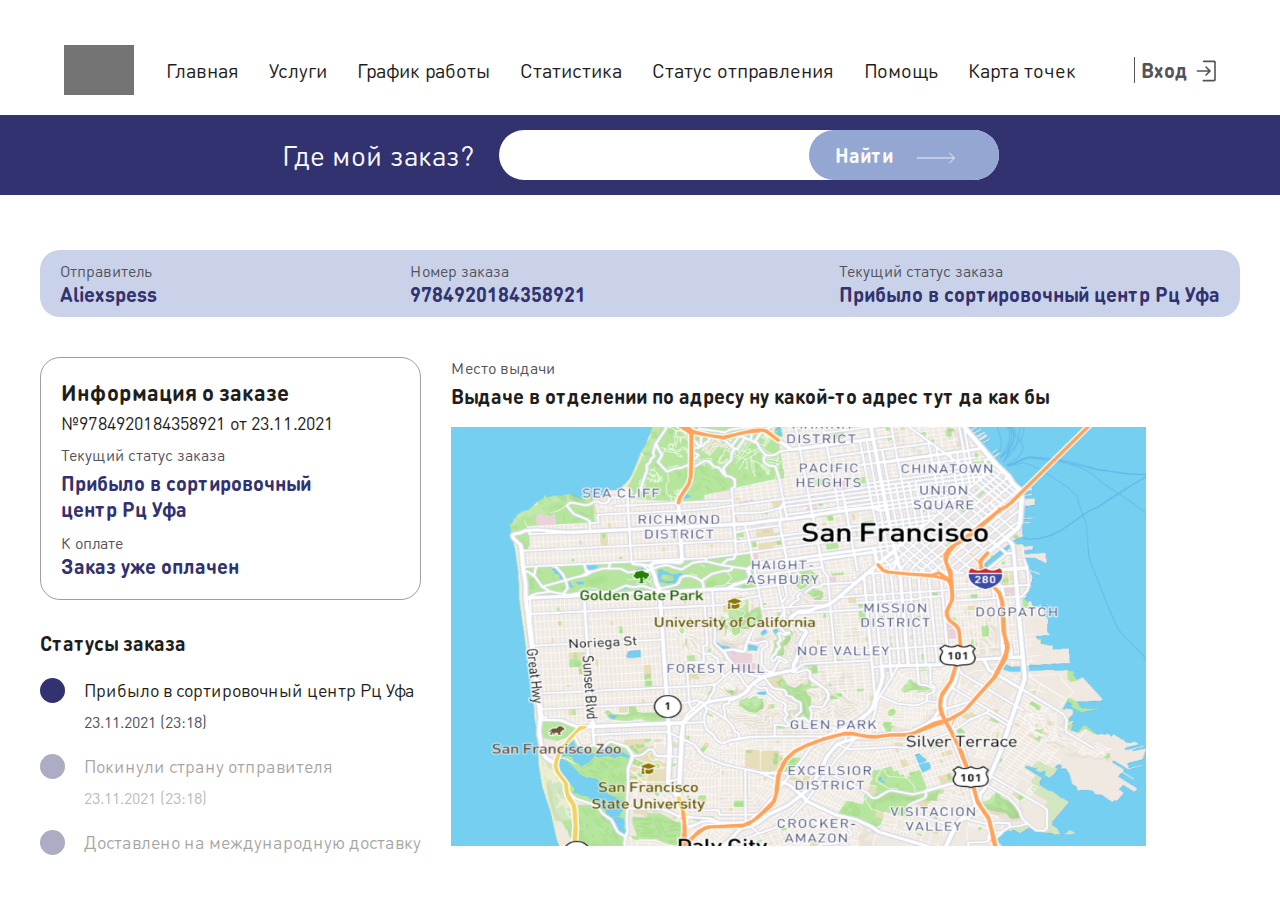
<file: tracking.html>
<!DOCTYPE html>
<html lang="en">
<head>
    <meta charset="UTF-8">
    <meta http-equiv="X-UA-Compatible" content="IE=edge">
    <meta name="viewport" content="width=device-width, initial-scale=1.0">
    <link rel="stylesheet" href="styles/style.css">
    <link rel="stylesheet" href="styles/DINRoundPro/DINRoundPro.css">
    <title>Document</title>
</head>
<body>
    <header class="header">
        <div class="container header__container">
            <a class="header__logotype" href="/"></a>

            <nav class="nav">
                <ul class="header__list">
                    <li class="header__item"><a href="/" class="header__link">Главная</a></li>
                    <li class="header__item"><a href="/send.html" class="header__link">Услуги</a></li>
                    <li class="header__item"><a href="/graph.html" class="header__link">График работы</a></li>
                    <li class="header__item"><a href="/stats.html" class="header__link">Статистика</a></li>
                    <li class="header__item"><a href="/tracking.html" class="header__link">Статус отправления</a></li>
                    <li class="header__item"><a href="/questions.html" class="header__link">Помощь</a></li>
                    <li class="header__item"><a href="/error.html" class="header__link">Карта точек</a></li>
                </ul>
            </nav>

            <button class="header__button" onclick="toggleAuthorizationMenu()">Вход</button>
            <div class="burger-header-container">
                <button class="header__burger-menu" onclick="toggleBurgerMenu()">
                    <span class="header__burger-line header__burger-top-line"></span>
                    <span class="header__burger-line header__burger-middle-line"></span>
                    <span class="header__burger-line header__burger-bottom-line"></span>
                </button>
                <header class="burger-header">
                    <nav class="burger-nav">
                        <ul class="burger-nav__list">
                            <li class="burger-nav__item"><a href="/" class="header__link">Главная</a></li>
                            <li class="burger-nav__item"><a href="/send.html" class="header__link">Услуги</a></li>
                            <li class="burger-nav__item"><a href="/graph.html" class="header__link">График работы</a></li>
                            <li class="burger-nav__item"><a href="/stats.html" class="header__link">Статистика</a></li>
                            <li class="burger-nav__item"><a href="/tracking.html" class="header__link">Статус отправления</a></li>
                            <li class="burger-nav__item"><a href="/questions.html" class="header__link">Помощь</a></li>
                            <li class="burger-nav__item burger-last-nav__item"><a href="/error.html" class="header__link">Карта точек</a></li>
                        </ul>
                    </nav>

                    <button class="burger__button" onclick="toggleAuthorizationMenu()">Вход</button>
                </header>
                <div class="burger__background" onclick="toggleBurgerMenu()"></div>
            </div>
        </div>
    </header>
    <header class="under-header">
        <div class="under-header__container">
            <h3 class="under-header__title">Где мой заказ?</h3>

            <form action="post" class="under-header__form">
                <input type="text" class="under-header__input">
                <button type="submit" class="under-header__button">
                    <p class="under-header__button-text">
                        Найти
                    </p>
                    <img class="under-header__button-arrow" src="./images/under-header-button-icon.svg" alt="">
                </button>
            </form>
        </div>
    </header>

    <section  class="authorization">
        <div class="authorization__background"></div>
        <div class="authorization__wrapper">
            <div class="authorization__container">
                <button type="button" class="authorization__close-button" onclick="toggleAuthorizationMenu()">
                    <img class="authorization__close-icon" src="./images/close-icon.svg" alt="">
                </button>
                <form action="post" class="authorization__form authorization__log-in-form">
                    <div class="authorization__meanig authorization__log-in-meanig">
                        <div class="authorization__icon authorization__log-in__icon"></div>
                        <h1 class="authorization__title">Вход в аккаунт</h1>
                    </div>
                    <h3 class="authorization__input-title">Электронная почта</h3>
                    <input type="text" class="authorization__input authorization__input-login">
                    <p class="authorization__input-description">Мы отправим код для подтверждения</p>
                    <h3 class="authorization__input-title authorization__input-title-password">Пароль</h3>
                    <input type="password" class="authorization__input authorization__input-login">
                    <button class="authorization__button" type="submit">Войти в личный кабинет</button>
                    <p class="authorization__redirectText">
                        <button onclick="swichAuthorizationType()" type="button" class="authorization__redirectLink">Зарегистрируйтесь</button>, если еще не сделали этого.
                    </p>
                </form>
                <form action="post" class="authorization__form authorization__sign-up-form">
                    <div class="authorization__meanig authorization__sign-up-meanig">
                        <div class="authorization__icon authorization__sign-up__icon"></div>
                        <h1 class="authorization__title">Регистрация</h1>
                    </div>
                    <div class="authorization__phone sign-in__phone">
                        <div class="authorization__phone-code">
                            <h3 class="authorization__input-title">Код страны</h3>
                            <input type="text" class="authorization__input authorization__phone-code-input">
                        </div>
                        <div class="authorization__phone-number">
                            <h3 class="authorization__input-title">Телефон</h3>
                            <input type="text" class="authorization__input authorization__phone-number-input">
                            <p class="authorization__input-description">например, 916 123 56 777</p>
                        </div>
                    </div>
                    <h3 class="authorization__input-title sign-in-mail">Электронная почта</h3>
                    <input type="text" class="authorization__input">
                    <p class="authorization__input-description">Мы отправим код для подтверждения</p>
                    <h3 class="authorization__input-title sign-in__password">Пароль</h3>
                    <input type="password" class="authorization__input">
                    <div class="authorization__agreement">
                        <button type="button" class="authorization__agreement-button"></button>
                        <p class="authorization__agreement-text">
                            Я принимаю условия <a class="authorization__agreement-link" href="#">Пользовательского соглашения и Политики в отношении обработки персональных данных</a>
                        </p>
                    </div>
                    <button class="authorization__button" type="submit">Зарегистрироваться</button>
                    <p class="authorization__redirectText">
                        <button onclick="swichAuthorizationType()" type="button" class="authorization__redirectLink">Войдите</button>, если уже зарегистррованы.
                    </p>
                </form>
            </div>
        </div>
    </section>

    <section class="tracking">
        <div class="container tracking__container">
            <ul class="tracking__brief-info-list">
                <li class="tracking__brief-info-item">
                    <p class="tracking__brief-info-designation">Отправитель</p>
                    <p class="tracking__brief-info-value">Aliexspess</p>
                </li>
                <li class="tracking__brief-info-item">
                    <p class="tracking__brief-info-designation">Номер заказа</p>
                    <p class="tracking__brief-info-value">9784920184358921</p>
                </li>
                <li class="tracking__brief-info-item">
                    <p class="tracking__brief-info-designation">Текущий статус заказа</p>
                    <p class="tracking__brief-info-value">Прибыло в сортировочный центр Рц Уфа</p>
                </li>
            </ul>

            <div class="tracking__data">
                <div class="tracking__info">
                    <div class="tracking__info-brief">
                        <div class="tracking__info-brief-container">
                            <h2 class="tracking__info-brief-title">Информация о заказе</h2>
                            <p class="tracking__info-brief-main-info">№9784920184358921 от 23.11.2021</p>
                            <p class="tracking__info-brief-status-designation">Текущий статус заказа</p>
                            <p class="tracking__info-brief-status">Прибыло в сортировочный центр Рц Уфа</p>
                            <p class="tracking__info-brief-buy-designation">К оплате</p>
                            <p class="tracking__info-brief-buy">Заказ уже оплачен</p>
                        </div>
                    </div>

                    <h2 class="tracking__statuses-designation">Статусы заказа</h2>
                    <ul class="tracking__statuses-list">

                        <li class="tracking__statuses-item">
                            <div class="tracking__statuses-item-marker"></div>
                            <div class="tracking__statuses-item-text-container">
                                <p class="tracking__statuses-item-value">Прибыло в сортировочный центр Рц Уфа</p>
                                <p class="tracking__statuses-item-date">23.11.2021 (23:18)</p>
                            </div>
                        </li>
                        <li class="tracking__statuses-item tracking__statuses-item-inactive">
                            <div class="tracking__statuses-item-marker"></div>
                            <div class="tracking__statuses-item-text-container">
                                <p class="tracking__statuses-item-value">Покинули страну отправителя</p>
                                <p class="tracking__statuses-item-date">23.11.2021 (23:18)</p>
                            </div>
                        </li>
                        <li class="tracking__statuses-item tracking__statuses-item-inactive">
                            <div class="tracking__statuses-item-marker"></div>
                            <div class="tracking__statuses-item-text-container">
                                <p class="tracking__statuses-item-value">Доставлено на международную доставку</p>
                                <p class="tracking__statuses-item-date"></p>
                            </div>
                        </li>
                    </ul>
                </div>
                <div class="tracking__adress">
                    <p class="tracking__adress-designation">Место выдачи</p>
                    <p class="tracking__adress-value">Выдаче в отделении по адресу ну какой-то адрес тут да как бы</p>
                    <img class="tracking__adress-image" src="./images/graph-map.png" alt="">
                </div>
            </div>
        </div>
    </section>

    <script>
        const burgerMenu = document.querySelector(".burger-header-container");

        function toggleBurgerMenu()
        {
            burgerMenu.classList.toggle("active");
        }

        const authorizationMenu = document.querySelector(".authorization");
        function toggleAuthorizationMenu()
        {
            authorizationMenu.classList.toggle("active");
        }

        function swichAuthorizationType()
        {
            authorizationMenu.classList.toggle("register");
        }
    </script>
</body>
</html>
</file>
<file: styles/style.css>
*{
    margin: 0;
    padding: 0;
    box-sizing: border-box;
    font-family: 'DINRoundPro';
    margin-block-start: 0;
    margin-block-end: 0;
}

body{
    font-size: 20px;
}

button{
    border: none;
    background: none;
    cursor: pointer;
    font-size: 20px;
}

input{
    border: none;
    outline: none;
}

.container{
    max-width: 1200px;
    margin: 0 auto;
}

.header{
    padding-top: 45px;
    padding-bottom: 20px;
}

.header__container{
    display: flex;
    align-items: center;
    justify-content: center;
    padding-left: 24px;
    padding-right: 24px;
}

.header__logotype{
    width: 70px;
    height: 50px;
    background-color: #737373;
    margin-right: 17px;
    cursor: pointer;
    flex-shrink: 0;
}

.header__list{
    list-style: none;
    display: flex;
}

.nav{
    overflow-x: auto;
    overflow-y: hidden;
}

.nav::-webkit-scrollbar{
    width: 0;
    height: 0;
}

.header__item{
    margin: 0 15px;
    flex-shrink: 0;
}

.header__link{
    text-decoration: none;
    color: #1E1E20;
}

.header__link:hover{
    text-decoration: underline;
}

.header__button{
    font-weight: 700;
    margin-left: 45px;
    padding-left: 6px;
    border-left: 1px solid #53535C;
    display: flex;
    align-items: center;
    color: #53535C;
    flex-shrink: 0;
}

.header__button::after{
    content: url("../images/headerLoginIcon.svg");
    width: 20px;
    height: 20px;
    margin-left: 8px;
}

.header__burger-menu{
    width: 30px;
    height: 25px;
    position: relative;
}

.header__burger-line{
    position: absolute;
    top: 50%; margin-top: -1.5px;
    left: 50%; margin-left: -12.5px;
    display: block;
    height: 3px;
    width: 25px;
    background: #31326F;
}

.header__burger-top-line{
    transform: translateY(-7px);
}

.header__burger-bottom-line{
    transform: translateY(7px);
}

.burger__background{
    width: 100%;
    height: 100%;
    position: fixed;
    top: 0;
    left: 0;
    background: rgba(83, 83, 92, 0.3);
    z-index: 2;
}

.burger-header{
    position: absolute;
    top: 40px;
    right: 19px;
    background-color: #fff;
    z-index: 3;
    box-shadow: 0px 4px 4px rgba(0, 0, 0, 0.25);
}

.burger-nav__list{
    list-style: none;
    padding-left: 15px;
    padding-right: 32px;
    padding-top: 10px;
    display: flex;
    flex-direction: column;
    align-items: start;
}

.burger-last-nav__item{
    border-bottom: 1px solid #53535C;
    padding-bottom: 34px;
    margin-bottom: 0;
}

.burger-nav__item{
    margin: 7.5px 0;
}

@media (max-width: 1200px) {
    .nav{
        -webkit-mask-image: linear-gradient(to right, transparent, white 40px, white 90%, transparent);
    }

    .header__list{
        width: 1000px;
    }
}

@media (max-width: 600px) {
    .header__logotype{
        width: 58px;
        height: 50px;
        margin: 0;
    }

    .nav{
        -webkit-mask-image: none;
    }

    .header__list{
        width: auto;
        display: none;
    }

    .header__container{
        justify-content: space-between;
        padding-left: 20px;
        padding-right: 20px;
    }

    .header{
        padding-top: 21px;
        padding-bottom: 34px;
    }

    .header__button{
        display: none;
    }

    .header__link{
        font-size: 18px;
    }

    .burger__button{
        font-weight: 700;
        display: flex;
        align-items: center;
        color: #53535C;
        flex-shrink: 0;
        margin-left: 15px;
        margin-bottom: 15px;
        font-size: 18px;
    }
    
    .burger__button::after{
        content: url("../images/headerLoginIcon.svg");
        width: 20px;
        height: 20px;
        margin-left: 9px;
    }
}

.burger-header{
    display: none;
}

.burger__background{
    display: none;
}

.header__burger-menu{
    display: none;
}

@media (max-width: 600px) {
    .header__burger-menu{
        display: block;
    }

    .burger-header-container.active .burger-header{
        display: block;
    }

    .burger-header-container.active .burger__background{
        display: block;
    }

}

/* under-header */

.under-header{
    background-color: #31326F;
}

.under-header__container{
    padding: 15px 0;
    display: flex;
    justify-content: center;
    align-items: center;
}

.under-header__title{
    color: #FAFAFA;
    font-weight: normal;
    font-size: 28px;
    margin-right: 26px;
}

.under-header__form{
    position: relative;
}

.under-header__input{
    border-radius: 30px;
    width: 500px;
    height: 50px;
}

.under-header__button{
    color: #FAFAFA;
    font-weight: bold;
    position: absolute;
    top: 0;
    right: 0;
    background: #94A6D2;
    border-radius: 30px;
    padding: 0 26px;
    height: 100%;
    display: flex;
    justify-content: center;
    align-items: center;
}

.under-header__button-arrow{
    content: url("../images/under-header-button-icon.svg");
    width: 44px;
    height: 12px;
    margin-left: 21px;
    margin-right: 15px;
    margin-top: 6px;
}

@media (max-width: 800px) {
    .under-header__input{
        width: 410px;
    }

    .under-header__container{
        padding-left: 30px;
        padding-right: 30px;
    }
}

@media (max-width: 700px) {
    .under-header__input{
        width: 370px;
    }

    .under-header__title{
        font-size: 22px;
    }

    .under-header__button{
        font-size: 18px;
    }

    .under-header__button{
        padding: 0 20px;
    }

    .under-header__title{
        margin-right: 13px;
    }
}

@media (max-width: 600px) {
    .under-header__input{
        width: 281px;
        height: 34px;
    }

    .under-header__button-text{
        display: none;
    }

    .under-header__button-arrow{
        width: 44px;
        height: 12px;
        margin: 0;
    }

    .under-header__button{
        padding: 0 15px;
    }

    .under-header__title{
        font-size: 18px;
    }
}

@media (max-width: 479px) {
    .under-header__title{
        display: none;
    }

    .under-header__form{
        width: 100%;
    }

    .under-header__input{
        width: 100%;
    }
}

@media (max-width: 420px) {
    .under-header__container{
        padding-left: 20px;
        padding-right: 20px;
    }
}

/* HOME */
.home__container{
    padding-top: 155px;
    padding-bottom: 225px;
    background-image: url("../images/home-background.png");
    background-repeat: no-repeat;
    background-position: 100% 32px;
    background-size: 646px 646px;
}

.home__advantage{
    color: #31326F;
    text-transform: uppercase;
    position: relative;
}

.home__advantage::after{
    content: "";
    width: 35px;
    height: 3px;
    background-color: #31326F;
    display: block;
    position: absolute;
    top: 50%; margin-top: -1.5px;
    left: 250px;
}

.home__title{
    color: #1E1E20;
    font-size: 46px;
    margin-top: 20px;
}

.home__subtitle{
    color: #1E1E20;
    font-size: 36px;
}

.home__description{
    color: #53535C;
    max-width: 355px;
    margin-top: 20px;
    position: relative;
    margin-left: 17px;
}

.home__description::before{
    content: "";
    position: absolute;
    top: 0;
    left: -15.5px;
    height: 100%;
    width: 3px;
    background: #31326f;
}

.home__button{
    width: 185px;
    height: 50px;
    font-weight: 500;
    border-radius: 30px;
    margin-top: 55px;
}

.home__buy-button{
    color: #FAFAFA;
    background: #94A6D2;
}

.home__more-button{
    color: #94A6D2;
    border: 2px solid #94A6D2;
    margin-left: 20px;
}

.general{
    display: none;
    margin-top: 53px;
}

.general__title{
    color: #1E1E20;
    font-size: 29px;
}

.general__designaton{
    font-size: 20px;
    font-size: 20px;
    margin-top: 29px;
}

.general__list{
    margin-top: 22px;
}

.general__item{
    font-size: 18px;
    color: #53535C;
    margin: 5px 20px;
}

@media (max-width: 1300px) {
    .home__container{
        padding-left: 24px;
    }
}

@media (max-width: 1200px) {
    .home__container{
        background-size: 500px 500px;
        background-position: 100% 40%;
    }

    .home__container{
        padding-top: 75px;
        padding-bottom: 100px;
    }
}

@media (max-width: 980px) {
    .home__container{
        background-image: none;
    }
}

@media (max-width: 800px) {
    .home__container{
        padding-top: 52px;
        padding-bottom: 53px;
    }
}

@media (max-width: 600px) {
    .general{
        display: block;
    }

    .home__container{
        padding-left: 20px;
        padding-right: 20px;
    }

    .home__advantage{
        font-size: 16px;
    }

    .home__advantage::after{
        left: 167px;
    }

    .home__title{
        font-size: 40px;
        margin-top: 0;
    }

    .home__subtitle{
        font-size: 30px;
    }

    .home__description{
        font-size: 16px;
        margin-top: 6px;
    }

    .home__button{
        font-size: 18px;
        margin-top: 29px;
        width: 164px;
        height: 46px;
    }

    .home__more-button{
        margin-left: 33px;
    }
}

@media (max-width: 460px) {
    .home__button{
        display: block;
    }

    .home__more-button{
        margin-left: 0;
    }

    .home__more-button{
        margin-top: 10px;
    }
}

/* QUESTIONS */

.questions{
    min-height: 90vh;
}

.questions__container{
    padding-top: 60px;
    padding-bottom: 60px;
}

.questions__title{
    color: #1E1E20;
    font-weight: 500;
    font-size: 48px;
}

.questions__list{
    list-style: none;
    margin-top: 65px;
    display: grid;
    grid-template-columns: 1fr 1fr;
    grid-column-gap: 80px;
    grid-row-gap: 75px;
}

.questions__item{
    width: 550px;
    padding-bottom: 30px;
    border-bottom: 1.5px solid #1E1E20;
    cursor: pointer;
    align-self: start;
}

.questions__item-title{
    color: #1E1E20;
    font-size: 28px;
    font-weight: normal;
    position: relative;
    padding-right: 50px;
}

.questions{
    margin-bottom: 100px;
}

.questions__item-title::after{
    position: absolute;
    right: 0;
    top: 50%; margin-top: -11.5px;
    content: url("../images/questions-icon.svg");
    width: 13px;
    height: 23px;
    transition: 0.25s ease-in-out;
}

.questions__item-description{
    color: #1E1E20;
    font-size: 24px;
    max-height: 0;
    overflow: hidden;
    transition: .25s ease-in-out;
    will-change: max-height;
}


.questions__item-active .questions__item-title::after{
    transform: rotate(90deg);
    right: -7.5px;
}

.questions__item-active .questions__item-description{
    margin-top: 50px;
}

@media (max-width: 1300px) {
    .questions__item{
        justify-self: center;
        width: 100%;
    }

    .questions__container{
        margin-left: 24px;
        margin-right: 24px;
    }
}


@media (max-width: 1000px) {
    .questions__list{
        grid-column-gap: 80px;
    }

    .questions__title{
        font-size: 42px;
    }

    .questions__item-title{
        font-size: 22px;
    }

    .questions__item-description{
        font-size: 20px;
    }
}

@media (max-width: 800px) {
    .questions__list{
        grid-column-gap: 40px;
        grid-row-gap: 50px;
    }
}

@media (max-width: 600px) {
    .questions__list{
        grid-template-columns: 1fr;
        grid-row-gap: 34px;
    }

    .questions__item{
        width: 100%;
    }

    .questions__container{
        margin-left: 20px;
        margin-right: 20px;
    }

    .questions__list{
        margin-top: 42px;
        margin-top: 42px;
    }

    .questions__item{
        padding-bottom: 16px;
    }

    .questions__title{
        font-size: 30px;
    }

    .questions__item-title{
        font-size: 22px;
    }

    .questions__item-description{
        font-size: 16px;
    }

    
    .questions__item-active .questions__item-description{
        margin-top: 20px;
    }
}

/* ERROR */

.error{
    background-color: #F2F2F2;
    margin: 80px 0;
}

.error__container{
    max-width: 1290px;
    margin: 0 auto;
    padding: 100px 0;
    height: 500px;
    background-image: url("../images/error-background.png");
    background-repeat: no-repeat;
    background-position: 100% 0;
    background-size: 553px 553px;
}

.error__title{
    color: #1E1E20;
    font-weight: 500;
    font-size: 50px;
}

.error__message{
    max-width: 600px;
    color: #000000;
    font-size: 28px;
    margin-top: 40px;
}


@media (max-width: 1360px) {
    .error__container{
        padding-left: 40px;
        padding-right: 40px;
        background-size: 425px 425px;
    }
}

@media (max-width: 1100px) {
    .error__container{
        background-position: 50% 100%;
        height: 700px;
        padding-bottom: 90px;
    }

    .error{
        margin-top: 0;
        background-color: rgba(0,0,0,0);
    }

    .error__title{
        font-size: 44px;
    }

    .error__message{
        font-size: 22px;
        margin-top: 20px;
    }
}

@media (max-width: 700px) {
    .error__container{
        height: 650px;
    }
}

@media (max-width: 600px) {
    .error__container{
        padding-left: 20px;
        padding-right: 20px;
        padding-bottom: 72px;
    }

    .error__title{
        font-size: 36px;
    }

    .error__message{
        font-size: 18px;
        margin-top: 8px;
    }
}

@media (max-width: 440px) {
    .error__container{
        background-image: none;
        height: 100%;
    }
}

/* GRATITUDE */

.gratitude{
    display: block;
}

.gratitude__container{
    padding: 50px 0;
    position: relative;
}

.gratitude__card{
    padding-top: 110px;
    padding-left: 90px;
    width: 1100px;
    height: 600px;
    background: #31326F;
    border-radius: 20px;
}

.gratitude__card-title{
    color: #FAFAFA;
    font-weight: bold;
    font-size: 64px;
}

.gratitude__card-description{
    color: #FAFAFA;
    font-size: 24px;
    max-width: 400px;
    margin-top: 40px;
}

.gratitude__card-button{
    padding: 13px 54px;
    color: #FAFAFA;
    font-weight: 500;
    font-size: 24px;
    background: #94A6D2;
    border-radius: 30px;
    margin-top: 60px;
}

.gratitude__image{
    position: absolute;
    bottom: -50px;
    right: 0;
}


@media (max-width: 1300px) {
    .gratitude__card{
        width: 100%;
        height: 500px;
        padding: 85px 45px;
    }

    .gratitude__image{
        bottom: -100px;
        right: -20px;
        width: 450px;
        height: 450px;
    }

    .gratitude__container{
        margin-left: 24px;
        margin-right: 24px;
    }

    .gratitude__card-title{
        font-size: 46px;
    }

    .gratitude__card-description{
        margin-top: 20px;
        font-size: 20px;
        max-width: 350px;
    }

    .gratitude__card-button{
        margin-top: 45px;
        padding: 11px 44px;
        font-size: 22px;
    }
}

@media (max-width: 700px) {
    .gratitude__image{
        bottom: -50px;
        width: 331px;
        height: 331px;
    }
}

@media (max-width: 600px) {
    .gratitude__card{
        padding: 68px 25px;
    }

    .gratitude__container{
        margin-left: 20px;
        margin-right: 20px;
    }

    .gratitude__container{
        padding: 34px 0;
    }

    .gratitude__card-title{
        font-size: 36px;
    }

    .gratitude__card-description{
        font-size: 16px;
        margin-top: 14px;
        max-width: 300px;
    }

    .gratitude__card-button{
        font-size: 18px;
        margin-top: 39px;
    }
}

@media (max-width: 420px) {
    .gratitude__container{
        margin-left: 0;
        margin-right: 0;
    }

    .gratitude__image{
        right: 0;
    }

    .gratitude__card{
        border-radius: 0;
    }
}

@media (max-width: 380px) {
    .gratitude__image{
        display: none;
    }

    .gratitude__container{
        padding: 0;
    }

    .gratitude__card{
        min-height: 400px;
        height: 100%;
    }
}

/* AUTHORIZATION  */

.authorization{
    display: none;
}

.authorization.active{
    display: block;
}

.authorization__background{
    position: fixed;
    top: 0;
    left: 0;
    width: 100%;
    height: 100%;
    background: rgba(83, 83, 92, 0.4);
    z-index: 2;
}

.authorization__container{
    position: relative;
}

.authorization__close-icon{
    width: 100%;
    height: 100%;
}

.authorization__close-button{
    width: 25px;
    height: 25px;
    background-color: #fff;
    position: absolute;
    top: 15px;
    right: 15px;
}

.authorization__wrapper{
    position: absolute;
    top: 0;
    left: 0;
    width: 100%;
    padding: 80px 0;
    z-index: 4;
    display: flex;
    justify-content: center;
    align-items: center;
}

.authorization__container{
    background: #FFFFFF;
    box-shadow: 0px 2px 20px rgba(255, 255, 255, 0.25);
    border-radius: 20px;
}

.authorization__form{
    padding: 0 42px;
    display: flex;
    flex-direction: column;
}

.authorization__log-in-form{
    padding-top: 55px;
    padding-bottom: 55px;
}

.authorization__meanig{
    display: flex;
    justify-content: space-between;
    align-items: flex-start;
}

.authorization__log-in-meanig{
    margin-bottom: 40px;
}

.authorization__icon{
    width: 76px;
    height: 67px;
    background: #CBCBCB;
    border-radius: 5px;
    flex-shrink: 0;
}

.authorization__title{
    color: #1E1E20;
    font-weight: 500;
    font-size: 40px;
}

.authorization__input-title{
    color: #1E1E20;
    font-size: 18px;
    font-weight: normal;
    margin-bottom: 13px;
}

.authorization__input-title-password{
    margin-top: 12px;
}

.authorization__input{
    border-radius: 20px;
    border: 0.5px solid #94A6D2;
    width: 420px;
    height: 50px;
}

.authorization__input-description{
    margin-top: 6px;
    color: rgba(148, 166, 210, 0.7);
    font-size: 15px;
}

.authorization__button{
    width: 100%;
    background: #31326F;
    border-radius: 20px;
    padding: 16px 0;
    color: #FFFFFF;
    font-weight: normal;
    font-size: 22px;
    margin-top: 39px;
}

.authorization__redirectText{
    text-align: center;
    font-size: 18px;
    color: #1E1E20;
    margin-top: 13px;
}

.authorization__redirectLink{
    color: #31326F;
    font-weight: bold;
    text-decoration: none;
}

.authorization__sign-up-form{
    padding-top: 30px;
    padding-bottom: 30px;
    display: none;
}

.authorization.register .authorization__sign-up-form{
    display: block;
}

.authorization.register .authorization__log-in-form{
    display: none;
}

.authorization__agreement{
    margin-top: 37px;
    max-width: 420px;
    display: flex;
    font-weight: normal;
    font-size: 16px;
    color: rgba(30, 30, 32, 0.7);
}

.authorization__agreement-button{
    width: 25px;
    height: 25px;
    border: 0.5px solid #94A6D2;
    border-radius: 7px;
    flex-shrink: 0;
    margin-right: 12px;
}

.authorization__agreement-link{
    color: #31326f;
}

.authorization__phone.sign-in__phone{
    display: flex;
    margin-top: 53px;
}

.authorization__phone-code-input{
    width: 170px;
    margin-right: 8px;
}

.authorization__phone-number-input{
    width: 240px;
}

.sign-in-mail{
    margin-top: 12px;
}

.sign-in__password{
    margin-top: 15px;
}

@media (max-width: 600px) {
    .authorization__wrapper{
        padding-top: 20px;
        padding-bottom: 20px;
    }

    .authorization__input{
        width: 352px;
    }

    .authorization__phone-code-input{
        width: 120px;
        margin-right: 20px;
    }

    .authorization__phone-number{
        width: 100%;
    }

    .authorization__phone-number-input{
        width: 100%;
    }

    .authorization__agreement{
        width: 320px;
    }

    .authorization__title{
        font-size: 34px;
    }

    .authorization__input-login{
        width: 100%;
    }
}

@media (max-width: 480px) {
    .authorization__phone-code{
        margin-right: 20px;
        width: 120px;
        flex-shrink: 0;
    }

    .authorization__phone-code-input{
        margin: 0;
    }

    .authorization__title{
        font-size: 30px;
    }

    .authorization__input-title{
        font-size: 16px;
    }

    .authorization__input-description{
        font-size: 12px;
    }

    .authorization__agreement{
        font-size: 12px;
    }

    .authorization__agreement-button{
        width: 20px;
        height: 20px;
    }

    .authorization__button{
        font-size: 18px;
    }

    .authorization__redirectText{
        font-size: 14px;
    }

    .authorization__redirectLink{
        font-size: 16px;
    }

    .authorization__meanig{
        justify-content: flex-start;
    }

    .authorization__sign-up__icon{
        margin-right: 13px;
    }

    .authorization__agreement{
        margin-top: 23px;
    }

    .authorization__input{
        width: 100%;
    }

    .authorization__agreement{
        max-width: 325px;
    }

    .authorization__log-in__icon{
        margin-right: 43px;
    }
}

@media (max-width: 420px) {
    .authorization__container{
        width: 100%;
        border-radius: 0;
    }

    .authorization__agreement{
        width: 100%;
    }

    .authorization__form{
        padding-left: 24px;
        padding-right: 24px;
    }
}

@media (max-width: 360px) {
    .authorization__container{
        width: 100%;
        border-radius: 0;
    }

    .authorization__agreement{
        width: 100%;
    }

    .authorization__form{
        padding-left: 20px;
        padding-right: 20px;
    }

    .authorization__phone-code{
        margin-right: 14px;
    }
}

/* INSTRUCTION */

.instruction__title{
    color: #1E1E20;
    font-weight: 500;
    font-size: 48px;
}

.instruction__container{
    padding: 65px 0;
}

.instruction__slider{
    margin-top: 56px;
    border-radius: 30px;
    overflow: hidden;
    width: 1200px;
    display: flex;
    box-shadow: 0px 4px 41px rgba(201, 201, 201, 0.2);
}

.instruction__fixed-side{
    background: #31326F;
    padding: 0 50px;
    flex-shrink: 0;
    display: flex;
    align-items: center;
}

.instruction__list{
    list-style: none;
}

.instruction__item{
    display: flex;
    align-items: center;
    margin: 17.5px 0;
}

.instruction__item-button{
    width: 55px;
    height: 55px;
    border-radius: 50%;
    background: #94A6D2;
    box-shadow: 0px 0px 21px rgba(109, 109, 109, 0.2);
    margin-right: 30px;
    color: #FFFFFF;
    font-weight: 500;
    font-size: 22px;
    flex-shrink: 0;
}

.instruction__item-text{
    color: #FFFFFF;
    font-weight: 500;
    font-size: 23px;
}

.instruction__item-active .instruction__item-button{
    background: #FFFFFF;
    color: #1E1E20;
}

.instruction__replaceable-side{
    height: 606px;
    width: 100%;
    padding-left: 30px;
    padding-top: 80px;
    background-image: url("../images/istruction-background.png");
    background-repeat: no-repeat;
    background-position: calc(100% - 18px) 100%;
    background-size: 393px 419px;
}

.instruction__replaceable-side-list{
    list-style: none;
}

.instruction__replaceable-side-item{
    display: none;
}

.instruction__replaceable-side-item.active{
    display: block;
}

.instruction__slider-title{
    color: #1E1E20;
    font-weight: 500;
    font-size: 36px;
}

.instruction__slider-subtitle{
    color: #1E1E20;
    font-weight: normal;
    font-size: 24px;
    margin-top: 25px;
}

.instruction__slider-button{
    color: #1E1E20;
    font-weight: 500;
    font-size: 20px;
    border-radius: 10px;
    border: 1.5px solid #94A6D2;
    padding: 19px 30px;
    margin-top: 60px;
    display: inline-block;
    cursor: pointer;
    text-decoration: none;
}

@media (max-width: 1250px) {
    .instruction__replaceable-side{
        flex-shrink: 3;
    }

    .instruction__slider{
        width: 95%;
        margin-left: auto;
        margin-right: auto;
    }

    .instruction__title{
        margin-left: 24px;
        margin-right: 24px;
    }
}

@media (max-width: 1130px) {
    .instruction__replaceable-side{
        background-image: none;
        padding-left: 20px;
        padding-right: 20px;
    }
}

@media (max-width: 900px) {
    .instruction__slider{
        flex-direction: column;
    }

    .instruction__replaceable-side{
        height: auto;
        padding-bottom: 60px;
    }

    .instruction__fixed-side{
        padding-bottom: 60px;
        padding-top: 60px;
    }
}

@media (max-width: 480px) {
    .instruction__title{
        font-size: 30px;
    }

    .instruction__slider{
        margin-top: 30px;
    }

    .instruction__fixed-side{
        padding: 24px;
    }

    .instruction__slider{
        width: 100%;
    }

    .instruction__slider{
        border-radius: 0;
    }

    .instruction__item-text{
        font-size: 20px;
    }

    .instruction__item-button{
        font-size: 19px;
    }

    .instruction__slider-title{
        font-size: 28px;
    }

    .instruction__slider-subtitle{
        font-size: 20px;
    }

    .instruction__slider-button{
        font-size: 18px;
        padding: 10px 24px;
        margin-top: 30px;
    }

    .instruction__replaceable-side{
        padding-top: 40px;
    }
}

@media (max-width: 360px) {
    .instruction__item-text{
        font-size: 17px;
    }

    .instruction__item-button{
        font-size: 16px;
        width: 40px;
        height: 40px;
    }

    .instruction__container{
        padding-top: 30px;
    }
}


/* GRAPH */

.graph__container{
    padding-bottom: 30px;
}

.graph__title{
    color: #1E1E20;
    font-weight: bold;
    font-size: 46px;
    margin-top: 50px;
}

.graph__data{
    display: flex;
    justify-content: space-between;
}

.graph__map{
    width: 793px;
    height: 574px;
    margin-top: 44px;
}

.graph__info-title{
    font-weight: bold;
    font-size: 22px;
    color: #1E1E20;
}

.graph__info-signature{
    color: #53535C;
    font-size: 16px;
}

.graph__info-current-closetime{
    color: #1E1E20;
    font-size: 16px;
    display: flex;
    align-items: center;
}

.graph__info-current-closetime::before{
    content: "";
    display: block;
    width: 15px;
    height: 15px;
    background: #31326F;
    border-radius: 300px;
    margin-right: 15px;
}

.graph__weekend-item{
    color: #1E1E20;
    font-size: 16px;
    display: flex;
    margin-bottom: 10px;
    flex-shrink: 0;
}

.graph__weekend-date{
    width: 80px;
    margin-right: 20px;
}

.graph__timetable-list{
    list-style: none;
}

.graph__timetable-item{
    display: flex;
    color: #1E1E20;
    font-size: 16px;
    margin-bottom: 13px;
    flex-shrink: 0;
}

.graph__timetable-name{
    width: 80px;
    margin-right: 20px;
}

.graph__timetable-worktime{
    display: flex;
    flex-direction: column;
    flex-shrink: 0;
}

.graph__timetable-break{
    color: #53535C;
    font-size: 12px;
    flex-shrink: 0;
}

.graph__info-title.mail{
    margin-top: 29px;
}

.graph__info-signature{
    margin-top: 17px;
}

.graph__info-title.graph-work{
    margin-top: 17px;
}

.graph__info-current-closetime{
    margin-top: 23px;
}

.graph__weekend-list{
    margin-top: 23px;
    padding-bottom: 3px;
    border-bottom: 1px solid #53535C;
}

.graph__weekend-list-container{
    display: flex;
}

.graph__timetable-list{
    margin-top: 13px;
}

@media (max-width: 1260px) {
    .graph__container{
        padding-left: 24px;
        padding-right: 24px;
    }
}

@media (max-width: 1100px) {
    .graph__map{
        width: calc(440px * 1.15);
        height: calc(327px * 1.15);
    }

    .graph__data{
        align-items: center;
    }

    .graph__info-container{
        margin-right: 40px;
    }
}

@media (max-width: 900px) {
    .graph__map{
        width: 440px;
        height: 327px;
    }
}

@media (max-width: 800px) {
    .graph__data{
        flex-direction: column;
        align-items: start;
    }

    .graph__map{
        width: 100%;
        height: auto;
    }

    .graph__uls-container{
        display: flex;
        align-items: center;
    }

    .graph__weekend-list-container{
        margin-right: 43px;
    }

    .graph__weekend-list{
        border-bottom: none;
    }

    .graph__timetable-list{
        padding-left: 10px;
        border-left: 1px solid #53535C;
    }
}

@media (max-width: 600px) {
    .graph__container{
        padding-left: 20px;
        padding-right: 20px;
    }

    .graph__title{
        font-size: 29px;
    }

    .graph__info-signature{
        font-size: 14px;
    }

    .graph__info-title{
        font-size: 20px;
    }

    .graph__info-current-closetime{
        font-size: 14px;
    }

    .graph__weekend-item{
        font-size: 14px;
    }

    .graph__timetable-item{
        font-size: 14px;
    }

    .graph__info-current-closetime{
        margin-top: 12px;
    }

    .graph__map{
        margin-top: 15px;
    }

    .graph__timetable-name{
        width: 40px;
        flex-shrink: 0;
    }
}

@media (max-width: 420px) {
    .graph__uls-container{
        flex-direction: column;
        justify-content: start;
        align-items: start;
    }
}

/* STATS */

.stats__city{
    background: rgba(148, 166, 210, 0.5);
    border-radius: 20px;
    padding: 11px 20px;
}

.stats__container{
    padding-top: 55px;
    padding-bottom: 40px;
}

.stats__city-designation{
    color: #53535C;
    font-size: 16px;
}

.stats__city-text{
    color: #31326F;
    font-weight: bold;
    font-size: 20px;
}

.stats__department-list{
    list-style: none;
    display: flex;
    justify-content: space-between;
}

.stats__department-item{
    margin-top: 40px;
}

.stats__department-short-info{
    padding: 45px;
    border: 1px solid #9E9E9E;
    border-radius: 20px;
}

.stats__department-title{
    color: #1E1E20;
    font-weight: bold;
    font-size: 22px;
}

.stats__department-adress{
    color: #1E1E20;
    font-size: 14px;
    margin-top: 5px;
}

.stats__department-status-designation{
    color: #53535C;
    font-size: 16px;
    margin-top: 16px;
}

.stats__department-status{
    color: #31326F;
    font-weight: 500;
    font-size: 18px;
    margin-top: 5px;
}

.stats__department-get-adress{
    color: #53535C;
    font-size: 14px;
    max-width: 255px;
    margin-top: 16px;
}

.stats__departament-statuses-list{
    list-style: none;
}

.stats__departament-statuses-designation{
    color: #1E1E20;
    font-weight: bold;
    font-size: 20px;
    margin-top: 30px;
}

.departament-statuses-amount{
    color: #1E1E20;
    font-size: 18px;
}

.departament-statuses-date{
    color: #53535C;
    font-size: 16px;
    margin-top: 10px;
}

.departament-statuses-item{
    margin: 16px 0;
    display: flex;
}

.departament-send-statuses-item{
    margin-top: 22px;
}

.departament-statuses-icon{
    margin-left: 7px;
    display: block;
    width: 25px;
    height: 25px;
    background: #31326F;
    border-radius: 300px;
    flex-shrink: 0;
    margin-right: 19px;
}

@media (max-width: 1240px) {
    .stats__container{
        margin: 0 20px;
    }

    .stats__department-center-item{
        margin-left: 20px;
        margin-right: 20px;
    }
}

@media (max-width: 950px) {
    .stats__department-short-info{
        padding: 40px;
    }
}

@media (max-width: 765px) {
    .stats__department-list{
        flex-direction: column;
        align-items: center;
    }

    .stats__departament-statuses-list{
        display: none;
    }

    .stats__departament-statuses-designation{
        display: none;
    }

    .stats__department-short-info{
        width: 340px;
        background: #FAFAFA;
    }

    .stats__department-center-item{
        margin-left: 0;
        margin-right: 0;
    }

    .stats__container{
        margin: 0;
    }

    .stats__city{
        border-radius: 0;
    }

    .stats__container{
        padding: 26px 0;
    }

    .stats__department-item{
        cursor: pointer;
    }
}

@media (max-width: 480px) {
    .stats__city-designation{
        font-size: 14px;
    }

    .stats__city-text{
        font-size: 18px;
    }
}

@media (max-width: 360px) {
    .stats__department-short-info{
        padding: 20px;
        width: 100%;
        border-left: 0;
        border-right: 0;
        border-radius: 0;
    }

    .stats__department-item{
        width: 100%;
    }
}

/* STATS-BLOCK */

@media (max-width: 765px) {
    .stats-block{
        display: block;
    }

    .stats-block .stats__department-item{
        cursor: auto;
    }

    .stats-block .stats__department-list{
        align-items: start;
        margin-left: 23px;
        margin-right: 23px;
    }

    .stats-block .stats__departament-statuses-designation{
        display: block;
    }

    .stats-block .stats__departament-statuses-list{
        display: block;
    }
}

@media (max-width: 480px) {
    .stats-block .stats__departament-statuses-designation{
        font-size: 28px;
    }

    .stats-block .departament-statuses-amount{
        font-size: 20px;
        font-weight: 500;
    }

    .stats-block .departament-statuses-date{
        font-size: 16px;
    }
}

@media (max-width: 385px) {
    .stats-block .stats__department-list{
        width: 100%;
        margin: 0;
    }

    .stats-block .stats__department-item{
        width: 100%;
    }

    .stats-block .stats__department-short-info{
        width: 100%;
        border-left: 0;
        border-right: 0;
        border-radius: 0;
    }

    .stats-block .stats__departament-statuses-designation{
        margin-left: 20px;
    }

    .stats-block .stats__departament-statuses-list{
        margin-left: 23px;
    }
}

@media (max-width: 360px) {
    .stats-block .departament-statuses-amount{
        font-size: 18px;
    }
    
    .stats-block .departament-statuses-date{
        font-size: 16px;
    }

    .stats-block .stats__departament-statuses-designation{
        font-size: 22px;
    }
}

/* TRACKING */

.tracking__container{
    padding-bottom: 30px;
}


.tracking__brief-info-list{
    list-style: none;
    display: flex;
    justify-content: space-between;
    background: rgba(148, 166, 210, 0.5);
    border-radius: 20px;
    padding: 10px 20px;
    margin-top: 55px;
}

.tracking__brief-info-designation{
    color: #53535C;
    font-size: 16px;
}

.tracking__brief-info-value{
    color: #31326F;
    font-weight: bold;
    font-size: 20px;
}

.tracking__data{
    display: flex;
    margin-top: 40px;
}

.tracking__adress{
    margin-left: 30px;
}

.tracking__adress-image{
    width: 695px;
    height: 419px;
    margin-top: 18px;
}

.tracking__info-brief{
    padding: 20px;
    border: 1px solid #9E9E9E;
    border-radius: 20px;
}

.tracking__info-brief-title{
    font-size: 22px;
    color: #1E1E20;
}

.tracking__info-brief-main-info{
    color: #1E1E20;
    font-size: 18px;
    margin-top: 5px;
}

.tracking__info-brief-status-designation{
    color: #53535C;
    font-size: 16px;
    margin-top: 10px;
}

.tracking__info-brief-status{
    color: #31326F;
    font-size: 20px;
    font-weight: bold;
    margin-top: 5px;
}

.tracking__info-brief-buy-designation{
    color: #53535C;
    font-size: 16px;
    margin-top: 10px;
}

.tracking__info-brief-container{
    max-width: 280px;
}

.tracking__info-brief-buy{
    color: #31326F;
    font-weight: bold;
    font-size: 20px;
}

.tracking__statuses-list{
    list-style: none;
}

.tracking__statuses-designation{
    color: #1E1E20;
    font-weight: bold;
    font-size: 20px;
    margin-top: 30px;
}

.tracking__statuses-item{
    margin-top: 22px;
    display: flex;
}

.tracking__statuses-item-value{
    color: #1E1E20;
    font-size: 18px;
}

.tracking__statuses-item-date{
    color: #53535C;
    font-size: 16px;
    margin-top: 10px;
}

.tracking__statuses-item-inactive{
    opacity: 0.4;
}

.tracking__adress-designation{
    color: #53535C;
    font-size: 16px;
}

.tracking__adress-value{
    color: #1E1E20;
    font-weight: bold;
    font-size: 20px;
    margin-top: 5px;
}

.tracking__statuses-item-marker{
    width: 25px;
    height: 25px;
    background: #31326F;
    border-radius: 300px;
    margin-right: 19px;
}

.tracking__statuses-item-marker{
    flex-shrink: 0;
}

@media (max-width: 1250px) {
    .tracking__container{
        padding-right: 24px;
        padding-left: 24px;
    }
}

@media (max-width: 1000px) {
    .tracking__adress{
        margin-left: 0;
    }

    .tracking__data{
        flex-direction: column;
        align-items: start;
    }

    .tracking__adress-image{
        width: 100%;
        height: auto;
    }

    .tracking__adress{
        margin-top: 28px;
    }
}

@media (max-width: 800px) {
    .tracking__brief-info-list{
        display: none;
    }
}

@media (max-width: 600px) {
    .tracking__container{
        padding-left: 20px;
        padding-right: 20px;
    }

    .tracking__adress-value{
        font-size: 18px;
        margin-top: 8px;
    }

    .tracking__adress-designation{
        font-size: 14px;
    }

    .tracking__adress-image{
        margin-top: 22px;
    }
}




.home__graph{
    display: none;
}

.stats__department-short-info{
    display: block;
    text-decoration: none;
}

@media (max-width: 600px) {
    .home__graph{
        display: block;
    }
}











/* home__more */

.home__more{
    display: none;
}

.home__more.active{
    display: block;
}

.home__more-background{
    position: fixed;
    top: 0;
    left: 0;
    width: 100%;
    height: 100%;
    background-color: rgba(83, 83, 92, 0.4);
    z-index: 2;
}

.home__more-container-content{
    position: absolute;
    top: 0;
    left: 0;
    width: 100%;
    min-height: 100%;
    display: flex;
    justify-content: center;
    align-items: center;
    z-index: 3;
}

.home__more-content{
    padding: 45px;
    box-shadow: 0px 2px 20px rgba(255, 255, 255, 0.25);
    border-radius: 20px;
    background-color: #fff;
    margin: 30px 0;
    width: 800px;
}

.home__more-title{
    text-align: center;
    margin-bottom: 20px;
}

.home__more-text{
    font-size: 18px;
}

.home__more-content{
    position: relative;
}

.home__more-close-icon{
    width: 100%;
    height: 100%;
}

.home__more-close-button{
    width: 25px;
    height: 25px;
    background-color: #fff;
    position: absolute;
    top: 15px;
    right: 15px;
}

@media (max-width: 900px) {
    .home__more-content{
        padding: 35px;
    }

    .home__more-text{
        font-size: 17px;
    }

    .home__more-title{
        font-size: 23px;
    }

    .home__more-content{
        border-radius: 0;
        width: 100%;
    }
}

@media (max-width: 480px) {
    .home__more-content{
        padding: 24px;
    }

    .home__more-text{
        font-size: 16px;
    }

    .home__more-title{
        font-size: 22px;
    }
}
</file>
<file: styles/DINRoundPro/DINRoundPro.css>
@font-face {
    font-family: 'DINRoundPro';
    src: url('DINRoundPro-Black.eot');
    src: local('DINRoundPro-Black'),
        url('DINRoundPro-Black.eot?#iefix') format('embedded-opentype'),
        url('DINRoundPro-Black.woff2') format('woff2'),
        url('DINRoundPro-Black.woff') format('woff'),
        url('DINRoundPro-Black.ttf') format('truetype');
    font-weight: 900;
    font-style: normal;
}

@font-face {
    font-family: 'DINRoundPro';
    src: url('DINRoundPro-Medi.eot');
    src: local('DINRoundPro-Medi'),
        url('DINRoundPro-Medi.eot?#iefix') format('embedded-opentype'),
        url('DINRoundPro-Medi.woff2') format('woff2'),
        url('DINRoundPro-Medi.woff') format('woff'),
        url('DINRoundPro-Medi.ttf') format('truetype');
    font-weight: 500;
    font-style: normal;
}

@font-face {
    font-family: 'DINRoundPro';
    src: url('DINRoundPro-Light.eot');
    src: local('DINRoundPro-Light'),
        url('DINRoundPro-Light.eot?#iefix') format('embedded-opentype'),
        url('DINRoundPro-Light.woff2') format('woff2'),
        url('DINRoundPro-Light.woff') format('woff'),
        url('DINRoundPro-Light.ttf') format('truetype');
    font-weight: 300;
    font-style: normal;
}

@font-face {
    font-family: 'DINRoundPro';
    src: url('DINRoundPro.eot');
    src: local('DINRoundPro'),
        url('DINRoundPro.eot?#iefix') format('embedded-opentype'),
        url('DINRoundPro.woff2') format('woff2'),
        url('DINRoundPro.woff') format('woff'),
        url('DINRoundPro.ttf') format('truetype');
    font-weight: normal;
    font-style: normal;
}

@font-face {
    font-family: 'DINRoundPro';
    src: url('DINRoundPro-Bold.eot');
    src: local('DINRoundPro-Bold'),
        url('DINRoundPro-Bold.eot?#iefix') format('embedded-opentype'),
        url('DINRoundPro-Bold.woff2') format('woff2'),
        url('DINRoundPro-Bold.woff') format('woff'),
        url('DINRoundPro-Bold.ttf') format('truetype');
    font-weight: bold;
    font-style: normal;
}
</file>
